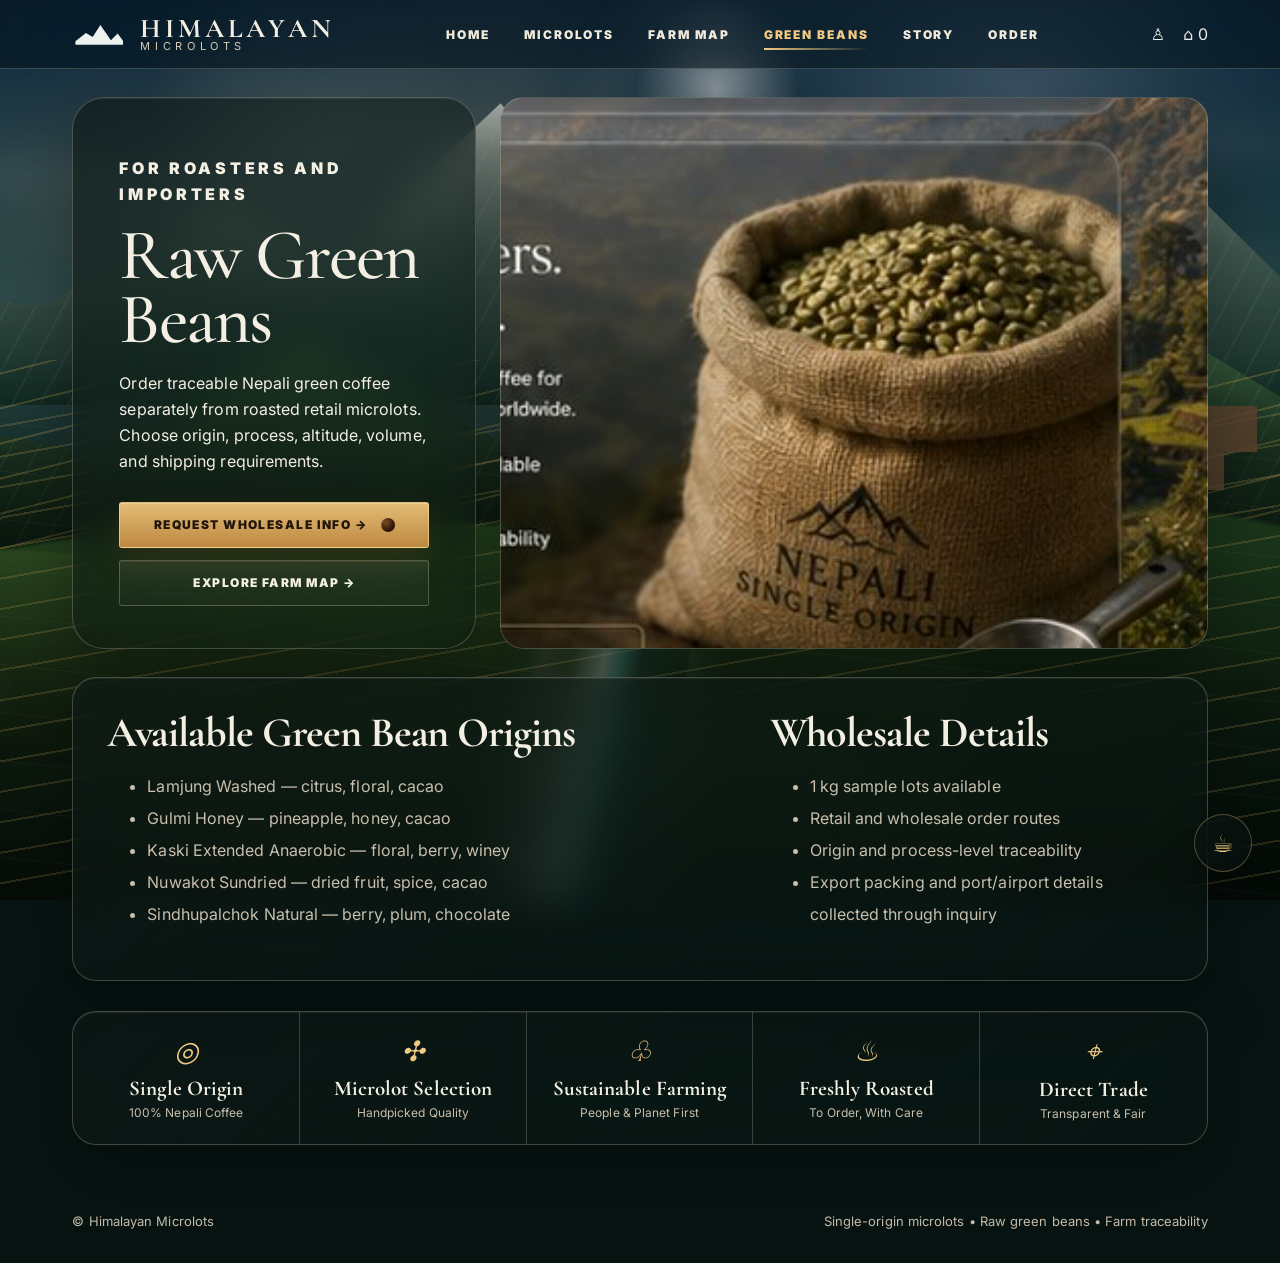
<file: green-beans.html>
<!DOCTYPE html>
<html lang="en"><head><meta charset="utf-8"/><meta content="width=device-width,initial-scale=1.0" name="viewport"/><title>Green Beans | Himalayan Microlots</title><link href="https://fonts.googleapis.com" rel="preconnect"/><link crossorigin="" href="https://fonts.gstatic.com" rel="preconnect"/><link href="https://fonts.googleapis.com/css2?family=Cormorant+Garamond:wght@400;500;600;700&amp;family=Inter:wght@400;500;700;800;900&amp;display=swap" rel="stylesheet"/><link href="./styles.css" rel="stylesheet"/></head><body><div class="bg"><div class="sky"></div><div class="mountain"></div><div class="mountain front"></div><div class="hills"></div><div class="river"></div><div class="terraces"></div><div class="village"></div></div><div class="grain"></div><nav class="nav"><div class="nav-inner"><a class="brand" href="index.html"><span class="brand-mark"></span><div><strong>HIMALAYAN</strong><span>MICROLOTS</span></div></a><div class="links"><a class="" href="index.html">Home</a><a class="" href="microlots.html">Microlots</a><a class="" href="farm-map.html">Farm Map</a><a class="active" href="green-beans.html">Green Beans</a><a class="" href="story.html">Story</a><a class="" href="order.html">Order</a></div><div class="icons"><span>♙</span><span>⌂ 0</span></div><button class="mobile-menu-toggle" aria-label="Open mobile menu" aria-expanded="false"><span></span><span></span><span></span></button></div><div class="mobile-nav" aria-label="Mobile navigation"><a href="./index.html">Home</a><a href="./microlots.html">Microlots</a><a href="./farm-map.html">Farm Map</a><a href="./green-beans.html">Green Beans</a><a href="./story.html">Story</a><a href="./order.html">Order</a></div></nav><main class="page"><section class="hero"><div class="hero-copy glass"><p class="eyebrow">For roasters and importers</p><h1>Raw Green<br/>Beans</h1><p>Order traceable Nepali green coffee separately from roasted retail microlots. Choose origin, process, altitude, volume, and shipping requirements.</p><div class="btns"><a class="btn primary" href="order.html">Request Wholesale Info →</a><a class="btn" href="farm-map.html">Explore Farm Map →</a></div></div><div class="hero-image glass" style="background-image:url('[data-uri]'); background-size:cover; background-position:center;"><img alt="Raw green beans sack" decoding="sync" loading="eager" onerror="this.style.display='none'; this.parentElement.classList.add('img-fallback-active');" src="[data-uri]"/></div></section><section class="section glass split"><article><h2>Available Green Bean Origins</h2><ul style="color:var(--muted);line-height:2"><li>Lamjung Washed — citrus, floral, cacao</li><li>Gulmi Honey — pineapple, honey, cacao</li><li>Kaski Extended Anaerobic — floral, berry, winey</li><li>Nuwakot Sundried — dried fruit, spice, cacao</li><li>Sindhupalchok Natural — berry, plum, chocolate</li></ul></article><article><h2>Wholesale Details</h2><ul style="color:var(--muted);line-height:2"><li>1 kg sample lots available</li><li>Retail and wholesale order routes</li><li>Origin and process-level traceability</li><li>Export packing and port/airport details collected through inquiry</li></ul></article></section><section class="glass feature-strip"><div class="feature"><i>◎</i><strong>Single Origin</strong><span>100% Nepali Coffee</span></div><div class="feature"><i>✣</i><strong>Microlot Selection</strong><span>Handpicked Quality</span></div><div class="feature"><i>♧</i><strong>Sustainable Farming</strong><span>People &amp; Planet First</span></div><div class="feature"><i>♨</i><strong>Freshly Roasted</strong><span>To Order, With Care</span></div><div class="feature"><i>⌖</i><strong>Direct Trade</strong><span>Transparent &amp; Fair</span></div></section></main><footer class="footer"><span>© Himalayan Microlots</span><span>Single-origin microlots • Raw green beans • Farm traceability</span></footer><script src="./script.js"></script></body></html>
</file>
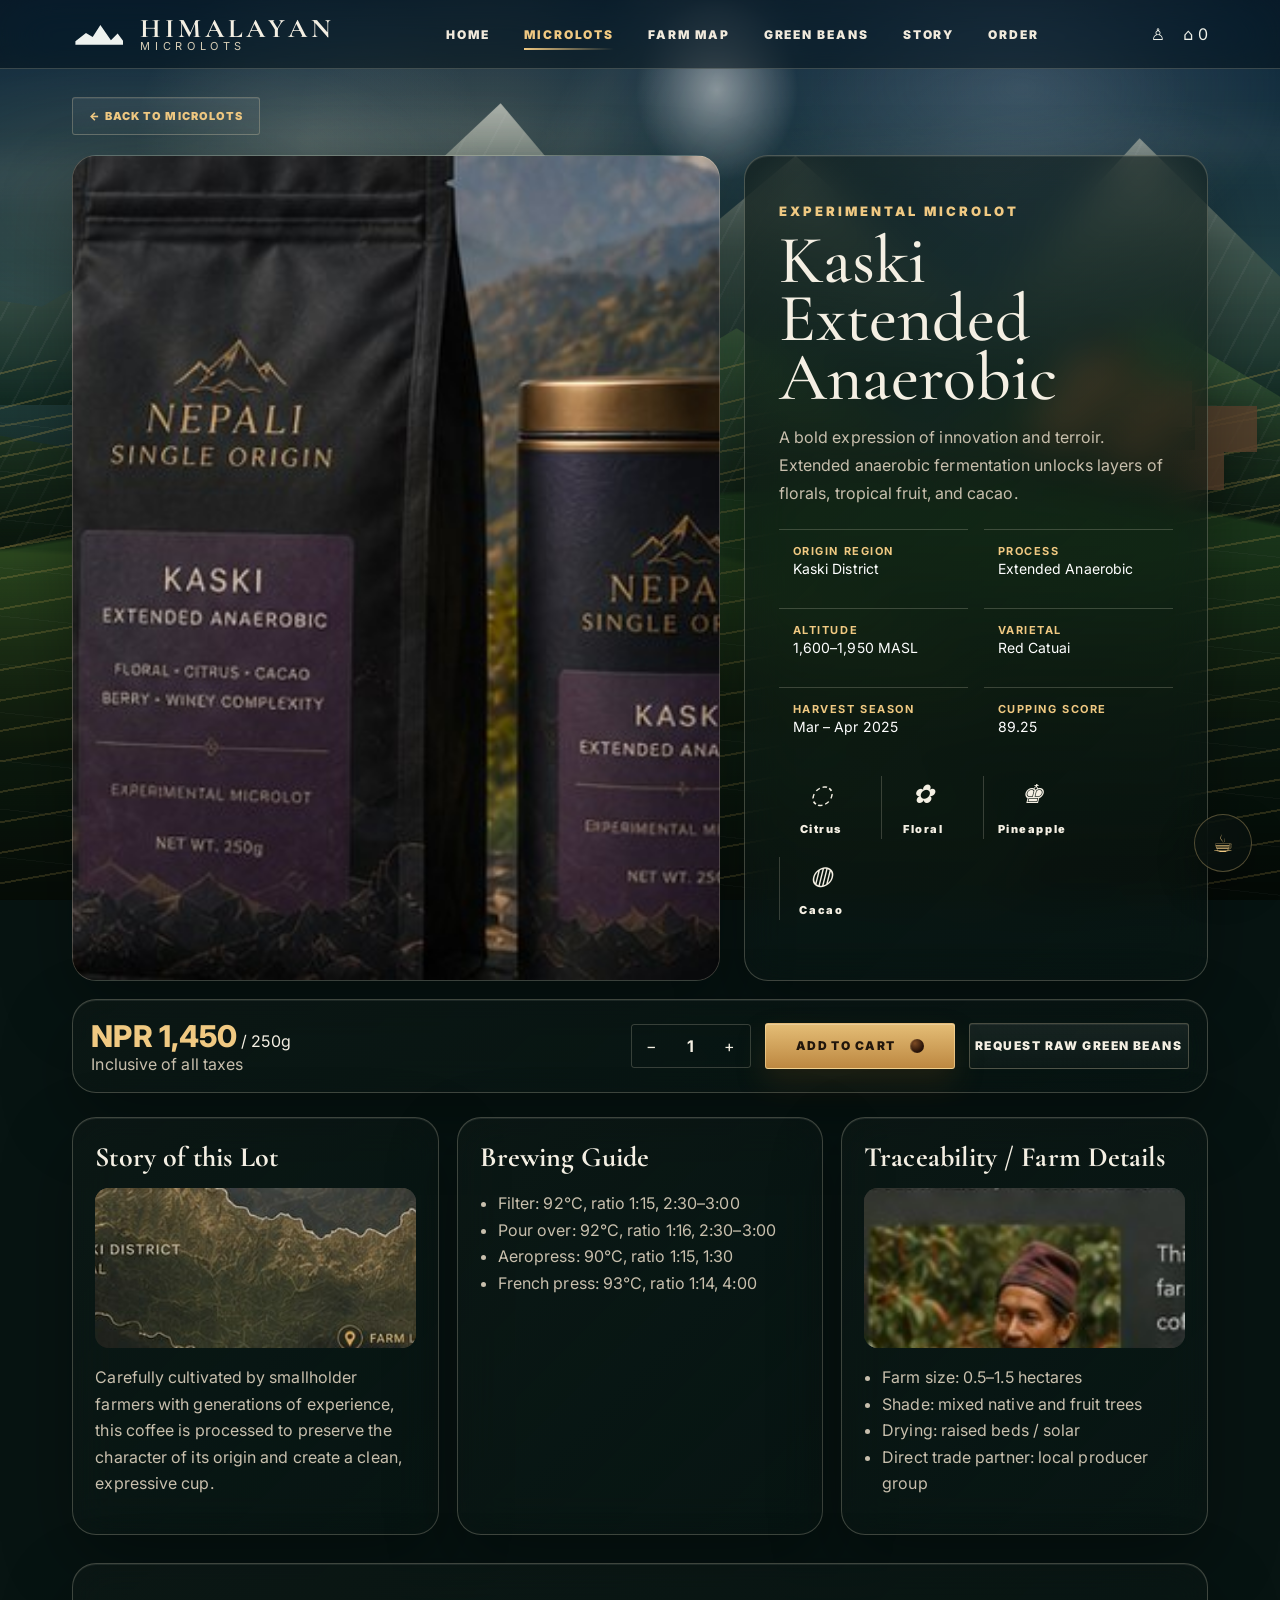
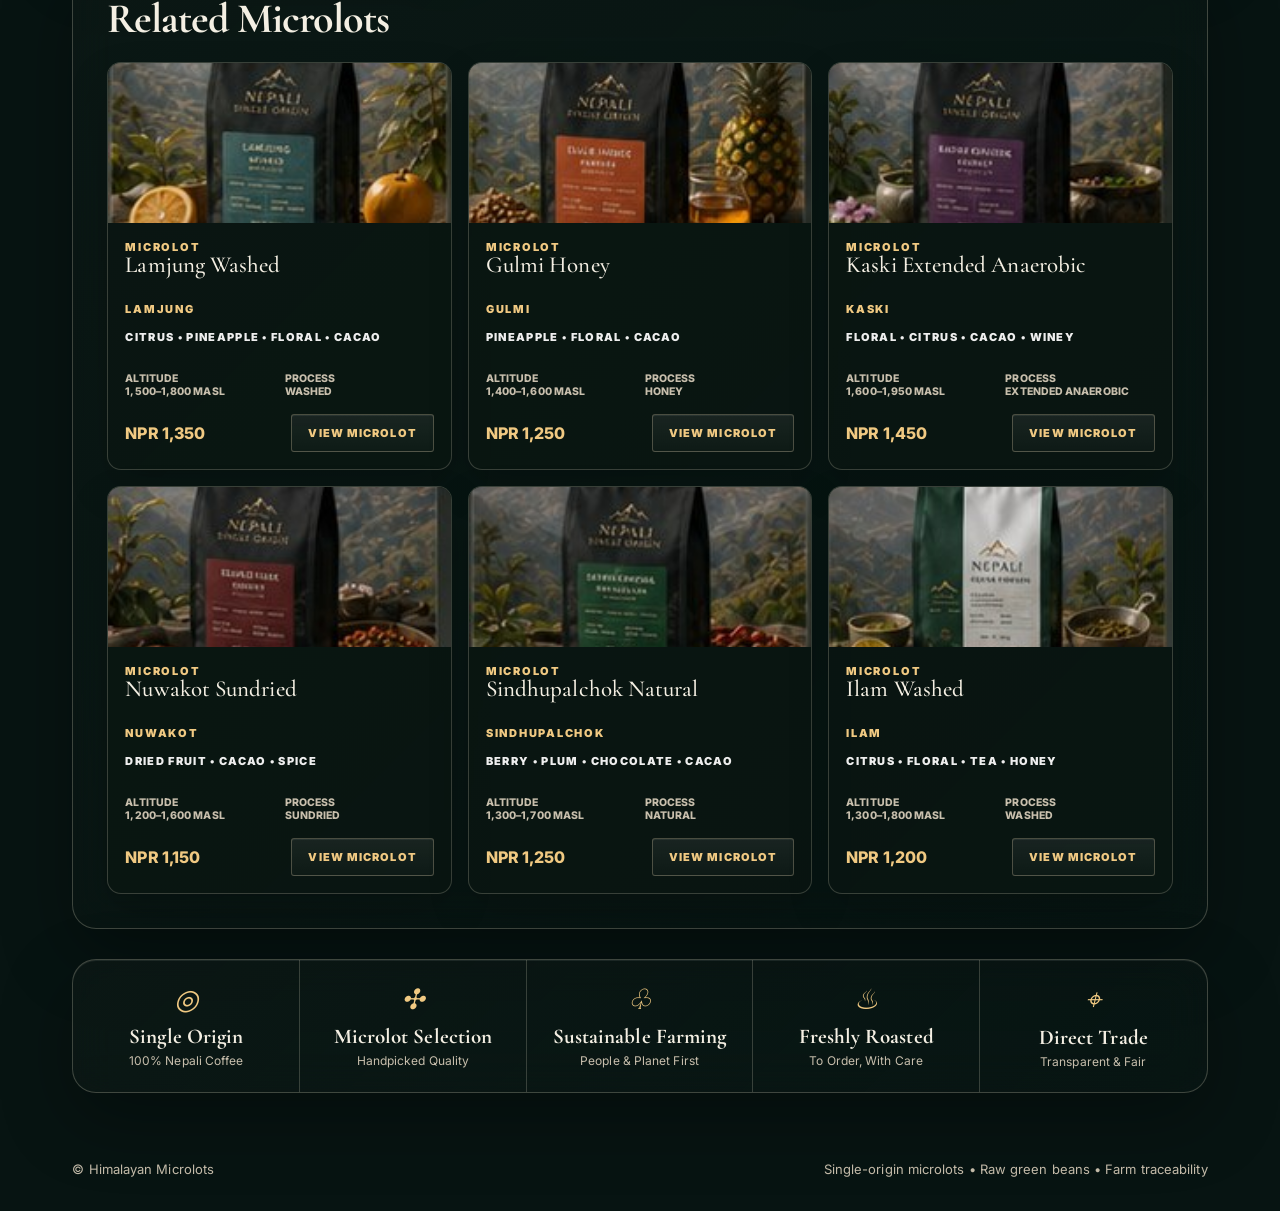
<file: kaski.html>
<!DOCTYPE html>
<html lang="en"><head><meta charset="utf-8"/><meta content="width=device-width,initial-scale=1.0" name="viewport"/><title>Kaski Extended Anaerobic | Himalayan Microlots</title><link href="https://fonts.googleapis.com" rel="preconnect"/><link crossorigin="" href="https://fonts.gstatic.com" rel="preconnect"/><link href="https://fonts.googleapis.com/css2?family=Cormorant+Garamond:wght@400;500;600;700&amp;family=Inter:wght@400;500;700;800;900&amp;display=swap" rel="stylesheet"/><link href="./styles.css" rel="stylesheet"/></head><body><div class="bg"><div class="sky"></div><div class="mountain"></div><div class="mountain front"></div><div class="hills"></div><div class="river"></div><div class="terraces"></div><div class="village"></div></div><div class="grain"></div><nav class="nav"><div class="nav-inner"><a class="brand" href="index.html"><span class="brand-mark"></span><div><strong>HIMALAYAN</strong><span>MICROLOTS</span></div></a><div class="links"><a class="" href="index.html">Home</a><a class="active" href="microlots.html">Microlots</a><a class="" href="farm-map.html">Farm Map</a><a class="" href="green-beans.html">Green Beans</a><a class="" href="story.html">Story</a><a class="" href="order.html">Order</a></div><div class="icons"><span>♙</span><span>⌂ 0</span></div><button class="mobile-menu-toggle" aria-label="Open mobile menu" aria-expanded="false"><span></span><span></span><span></span></button></div><div class="mobile-nav" aria-label="Mobile navigation"><a href="./index.html">Home</a><a href="./microlots.html">Microlots</a><a href="./farm-map.html">Farm Map</a><a href="./green-beans.html">Green Beans</a><a href="./story.html">Story</a><a href="./order.html">Order</a></div></nav><main class="page"><a class="mini-btn" href="microlots.html">← Back to Microlots</a><section class="detail-hero" style="margin-top:20px"><div class="detail-photo glass" style="background-image:url('[data-uri]'); background-size:cover; background-position:center;"><img alt="Kaski Extended Anaerobic packaging" decoding="sync" loading="eager" onerror="this.style.display='none'; this.parentElement.classList.add('img-fallback-active');" src="[data-uri]"/></div><div class="detail-info glass"><p class="eyebrow">Experimental Microlot</p><h1>Kaski<br/>Extended Anaerobic</h1><p style="color:var(--muted);line-height:1.75">A bold expression of innovation and terroir. Extended anaerobic fermentation unlocks layers of florals, tropical fruit, and cacao.</p><div class="spec-grid"><div class="spec"><b>Origin Region</b><span>Kaski District</span></div><div class="spec"><b>Process</b><span>Extended Anaerobic</span></div><div class="spec"><b>Altitude</b><span>1,600–1,950 MASL</span></div><div class="spec"><b>Varietal</b><span>Red Catuai</span></div><div class="spec"><b>Harvest Season</b><span>Mar – Apr 2025</span></div><div class="spec"><b>Cupping Score</b><span>89.25</span></div></div><div class="aromas"><div class="aroma"><i>◌</i><span>Citrus</span></div><div class="aroma"><i>✿</i><span>Floral</span></div><div class="aroma"><i>♚</i><span>Pineapple</span></div><div class="aroma"><i>◍</i><span>Cacao</span></div></div></div></section><section class="buybar glass"><div><span class="price" style="font-size:30px">NPR 1,450</span> / 250g<br/><span style="color:var(--muted)">Inclusive of all taxes</span></div><div class="qty"><span>−</span><b>1</b><span>+</span></div><a class="btn primary" href="order.html">Add to Cart</a><a class="btn" href="green-beans.html">Request Raw Green Beans</a></section><section class="detail-sections"><article class="info-card glass"><h3>Story of this Lot</h3><div class="farmer-img" style="background-image:url('[data-uri]'); background-size:cover; background-position:center;"><img alt="Lot landscape" decoding="sync" loading="eager" onerror="this.style.display='none'; this.parentElement.classList.add('img-fallback-active');" src="[data-uri]"/></div><p>Carefully cultivated by smallholder farmers with generations of experience, this coffee is processed to preserve the character of its origin and create a clean, expressive cup.</p></article><article class="info-card glass"><h3>Brewing Guide</h3><ul><li>Filter: 92°C, ratio 1:15, 2:30–3:00</li><li>Pour over: 92°C, ratio 1:16, 2:30–3:00</li><li>Aeropress: 90°C, ratio 1:15, 1:30</li><li>French press: 93°C, ratio 1:14, 4:00</li></ul></article><article class="info-card glass"><h3>Traceability / Farm Details</h3><div class="farmer-img" style="background-image:url('[data-uri]'); background-size:cover; background-position:center;"><img alt="Farmer" decoding="sync" loading="eager" onerror="this.style.display='none'; this.parentElement.classList.add('img-fallback-active');" src="[data-uri]"/></div><ul><li>Farm size: 0.5–1.5 hectares</li><li>Shade: mixed native and fruit trees</li><li>Drying: raised beds / solar</li><li>Direct trade partner: local producer group</li></ul></article></section><section class="section glass"><div class="section-head"><h2>Related Microlots</h2></div><div class="grid"><article class="card" data-process="washed"><div class="product-img" style="background-image:url('[data-uri]'); background-size:cover; background-position:center;"><img alt="Lamjung Washed" decoding="sync" loading="eager" onerror="this.style.display='none'; this.parentElement.classList.add('img-fallback-active');" src="[data-uri]"/></div><div class="card-body"><div class="smallcap">Microlot</div><h3>Lamjung Washed</h3><div class="smallcap">Lamjung</div><div class="notes">CITRUS • PINEAPPLE • FLORAL • CACAO</div><div class="card-meta"><span>Altitude<br/>1,500–1,800 MASL</span><span>Process<br/>Washed</span></div><div class="card-footer"><span class="price">NPR 1,350</span><a class="mini-btn" href="lamjung.html">View Microlot</a></div></div></article><article class="card" data-process="honey"><div class="product-img" style="background-image:url('[data-uri]'); background-size:cover; background-position:center;"><img alt="Gulmi Honey" decoding="sync" loading="eager" onerror="this.style.display='none'; this.parentElement.classList.add('img-fallback-active');" src="[data-uri]"/></div><div class="card-body"><div class="smallcap">Microlot</div><h3>Gulmi Honey</h3><div class="smallcap">Gulmi</div><div class="notes">PINEAPPLE • FLORAL • CACAO</div><div class="card-meta"><span>Altitude<br/>1,400–1,600 MASL</span><span>Process<br/>Honey</span></div><div class="card-footer"><span class="price">NPR 1,250</span><a class="mini-btn" href="gulmi.html">View Microlot</a></div></div></article><article class="card" data-process="extended"><div class="product-img" style="background-image:url('[data-uri]'); background-size:cover; background-position:center;"><img alt="Kaski Extended Anaerobic" decoding="sync" loading="eager" onerror="this.style.display='none'; this.parentElement.classList.add('img-fallback-active');" src="[data-uri]"/></div><div class="card-body"><div class="smallcap">Microlot</div><h3>Kaski Extended Anaerobic</h3><div class="smallcap">Kaski</div><div class="notes">FLORAL • CITRUS • CACAO • WINEY</div><div class="card-meta"><span>Altitude<br/>1,600–1,950 MASL</span><span>Process<br/>Extended Anaerobic</span></div><div class="card-footer"><span class="price">NPR 1,450</span><a class="mini-btn" href="kaski.html">View Microlot</a></div></div></article><article class="card" data-process="sundried"><div class="product-img" style="background-image:url('[data-uri]'); background-size:cover; background-position:center;"><img alt="Nuwakot Sundried" decoding="sync" loading="eager" onerror="this.style.display='none'; this.parentElement.classList.add('img-fallback-active');" src="[data-uri]"/></div><div class="card-body"><div class="smallcap">Microlot</div><h3>Nuwakot Sundried</h3><div class="smallcap">Nuwakot</div><div class="notes">DRIED FRUIT • CACAO • SPICE</div><div class="card-meta"><span>Altitude<br/>1,200–1,600 MASL</span><span>Process<br/>Sundried</span></div><div class="card-footer"><span class="price">NPR 1,150</span><a class="mini-btn" href="nuwakot.html">View Microlot</a></div></div></article><article class="card" data-process="natural"><div class="product-img" style="background-image:url('[data-uri]'); background-size:cover; background-position:center;"><img alt="Sindhupalchok Natural" decoding="sync" loading="eager" onerror="this.style.display='none'; this.parentElement.classList.add('img-fallback-active');" src="[data-uri]"/></div><div class="card-body"><div class="smallcap">Microlot</div><h3>Sindhupalchok Natural</h3><div class="smallcap">Sindhupalchok</div><div class="notes">BERRY • PLUM • CHOCOLATE • CACAO</div><div class="card-meta"><span>Altitude<br/>1,300–1,700 MASL</span><span>Process<br/>Natural</span></div><div class="card-footer"><span class="price">NPR 1,250</span><a class="mini-btn" href="sindhu.html">View Microlot</a></div></div></article><article class="card" data-process="washed"><div class="product-img" style="background-image:url('[data-uri]'); background-size:cover; background-position:center;"><img alt="Ilam Washed" decoding="sync" loading="eager" onerror="this.style.display='none'; this.parentElement.classList.add('img-fallback-active');" src="[data-uri]"/></div><div class="card-body"><div class="smallcap">Microlot</div><h3>Ilam Washed</h3><div class="smallcap">Ilam</div><div class="notes">CITRUS • FLORAL • TEA • HONEY</div><div class="card-meta"><span>Altitude<br/>1,300–1,800 MASL</span><span>Process<br/>Washed</span></div><div class="card-footer"><span class="price">NPR 1,200</span><a class="mini-btn" href="ilam.html">View Microlot</a></div></div></article></div></section><section class="glass feature-strip"><div class="feature"><i>◎</i><strong>Single Origin</strong><span>100% Nepali Coffee</span></div><div class="feature"><i>✣</i><strong>Microlot Selection</strong><span>Handpicked Quality</span></div><div class="feature"><i>♧</i><strong>Sustainable Farming</strong><span>People &amp; Planet First</span></div><div class="feature"><i>♨</i><strong>Freshly Roasted</strong><span>To Order, With Care</span></div><div class="feature"><i>⌖</i><strong>Direct Trade</strong><span>Transparent &amp; Fair</span></div></section></main><footer class="footer"><span>© Himalayan Microlots</span><span>Single-origin microlots • Raw green beans • Farm traceability</span></footer><script src="./script.js"></script></body></html>
</file>
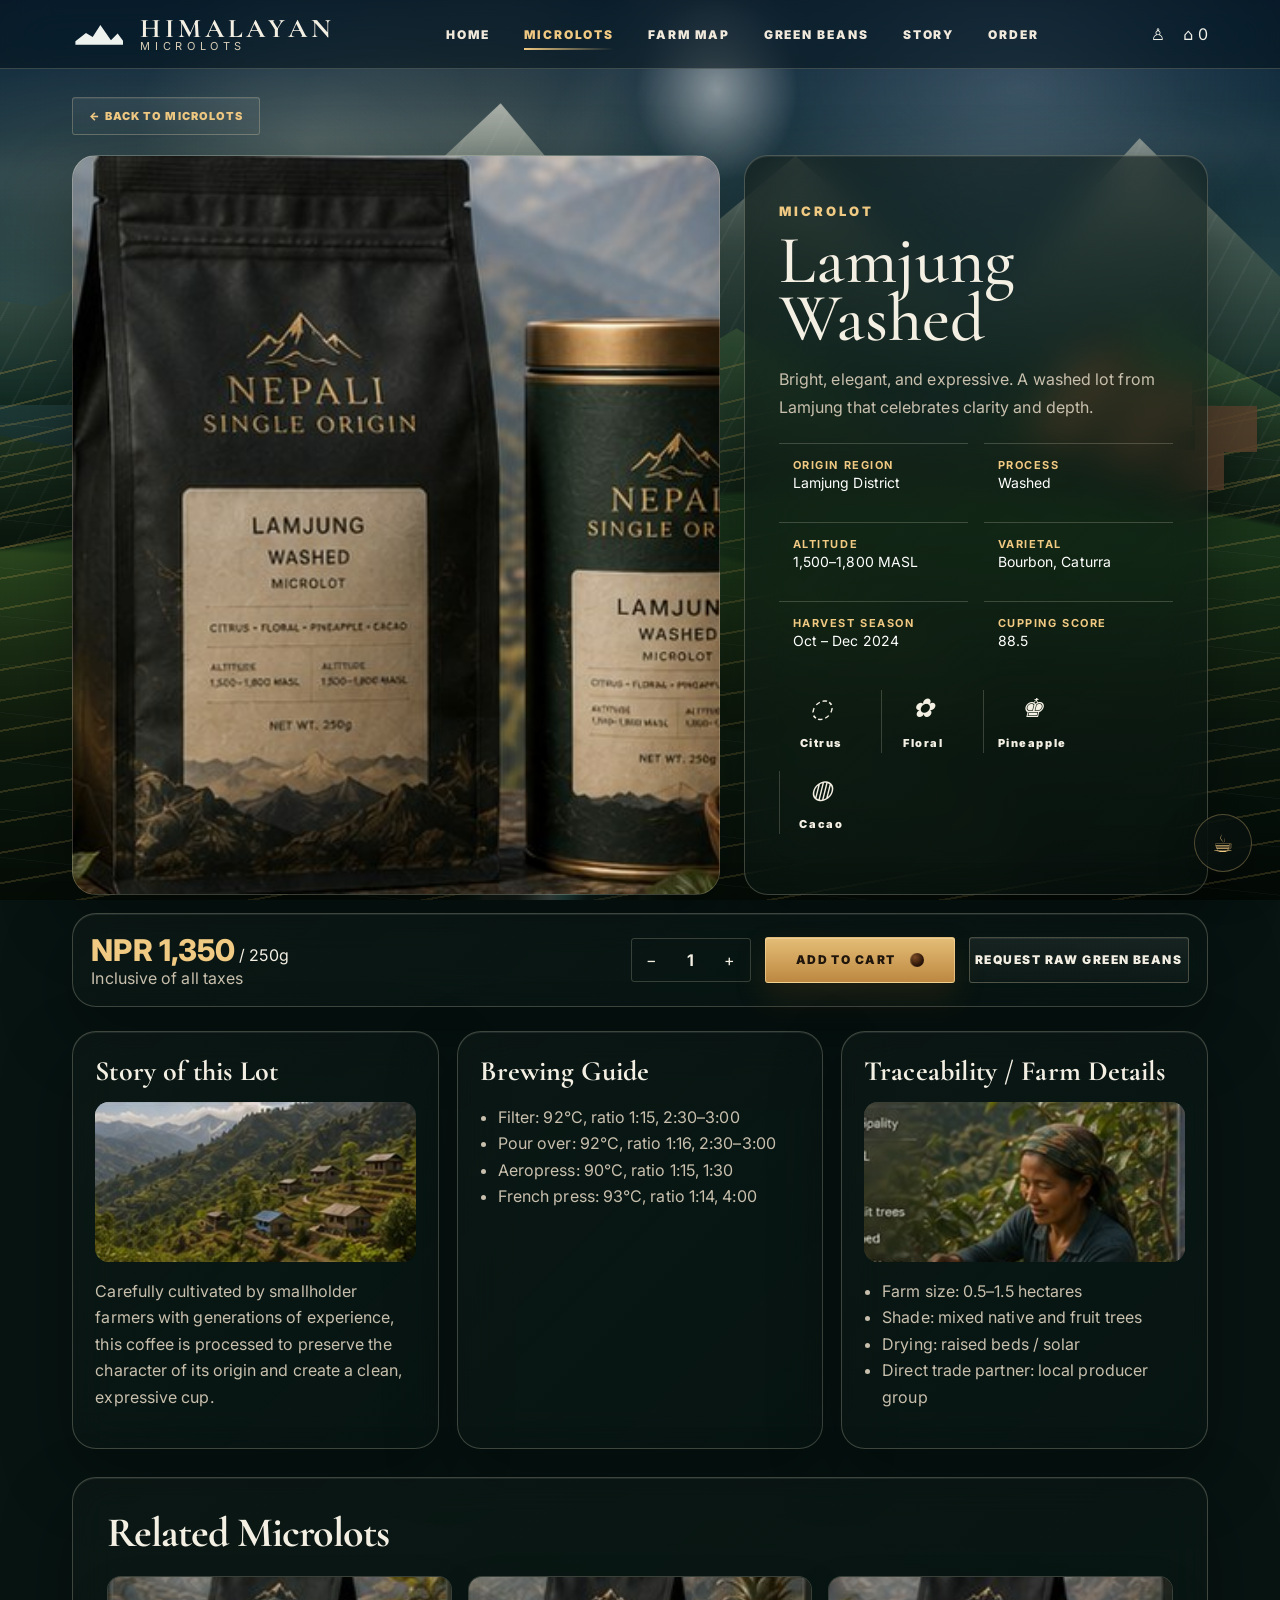
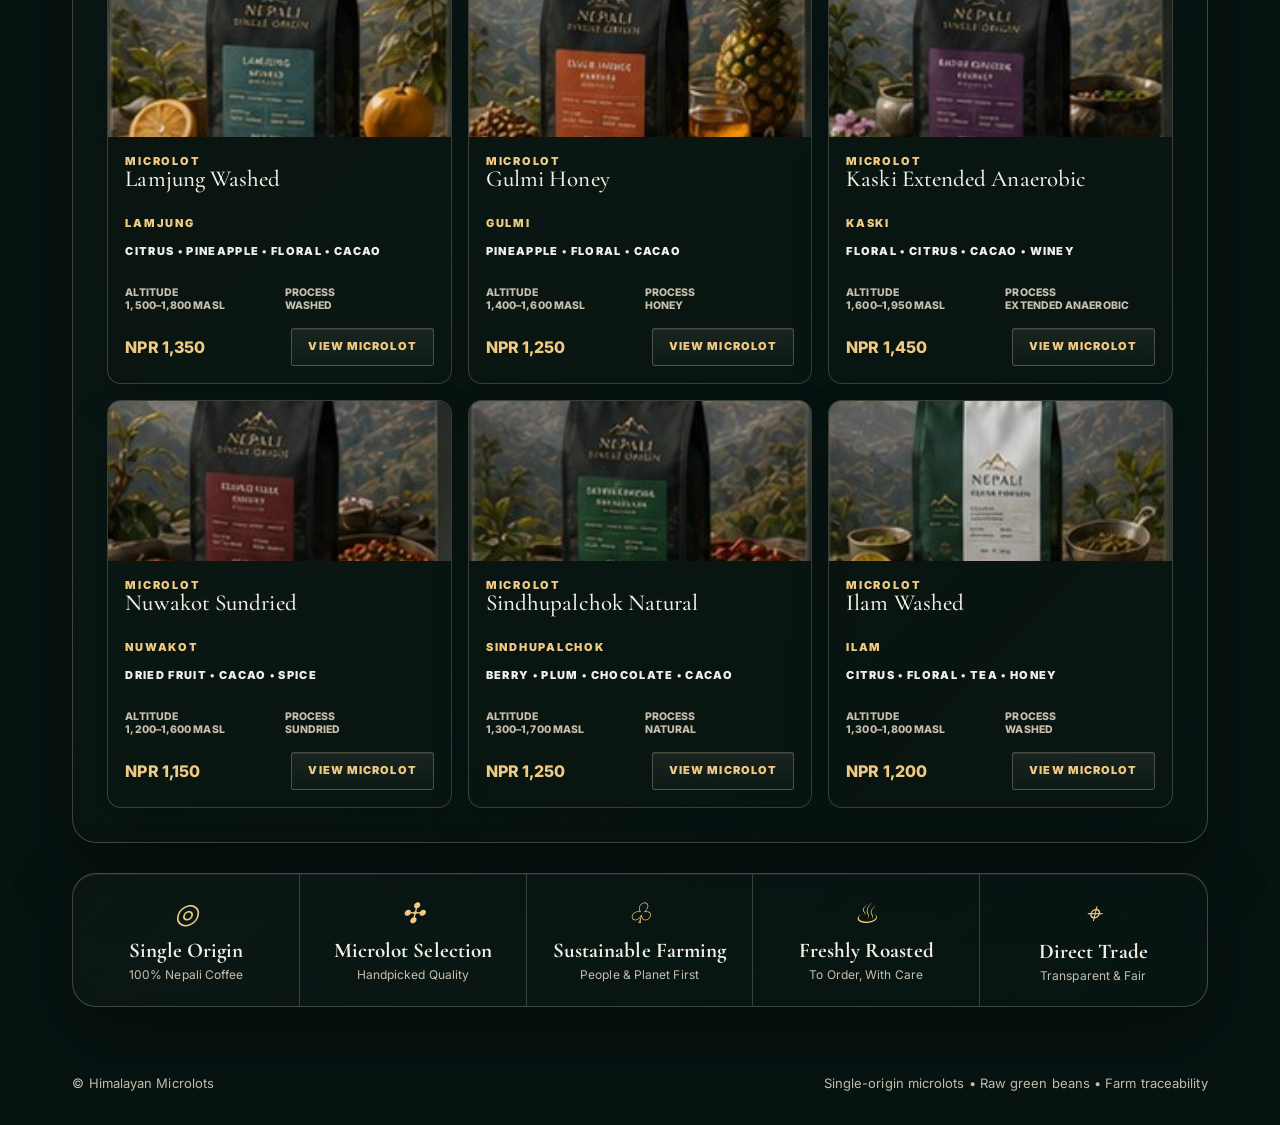
<file: lamjung.html>
<!DOCTYPE html>
<html lang="en"><head><meta charset="utf-8"/><meta content="width=device-width,initial-scale=1.0" name="viewport"/><title>Lamjung Washed | Himalayan Microlots</title><link href="https://fonts.googleapis.com" rel="preconnect"/><link crossorigin="" href="https://fonts.gstatic.com" rel="preconnect"/><link href="https://fonts.googleapis.com/css2?family=Cormorant+Garamond:wght@400;500;600;700&amp;family=Inter:wght@400;500;700;800;900&amp;display=swap" rel="stylesheet"/><link href="./styles.css" rel="stylesheet"/></head><body><div class="bg"><div class="sky"></div><div class="mountain"></div><div class="mountain front"></div><div class="hills"></div><div class="river"></div><div class="terraces"></div><div class="village"></div></div><div class="grain"></div><nav class="nav"><div class="nav-inner"><a class="brand" href="index.html"><span class="brand-mark"></span><div><strong>HIMALAYAN</strong><span>MICROLOTS</span></div></a><div class="links"><a class="" href="index.html">Home</a><a class="active" href="microlots.html">Microlots</a><a class="" href="farm-map.html">Farm Map</a><a class="" href="green-beans.html">Green Beans</a><a class="" href="story.html">Story</a><a class="" href="order.html">Order</a></div><div class="icons"><span>♙</span><span>⌂ 0</span></div><button class="mobile-menu-toggle" aria-label="Open mobile menu" aria-expanded="false"><span></span><span></span><span></span></button></div><div class="mobile-nav" aria-label="Mobile navigation"><a href="./index.html">Home</a><a href="./microlots.html">Microlots</a><a href="./farm-map.html">Farm Map</a><a href="./green-beans.html">Green Beans</a><a href="./story.html">Story</a><a href="./order.html">Order</a></div></nav><main class="page"><a class="mini-btn" href="microlots.html">← Back to Microlots</a><section class="detail-hero" style="margin-top:20px"><div class="detail-photo glass" style="background-image:url('[data-uri]'); background-size:cover; background-position:center;"><img alt="Lamjung Washed packaging" decoding="sync" loading="eager" onerror="this.style.display='none'; this.parentElement.classList.add('img-fallback-active');" src="[data-uri]"/></div><div class="detail-info glass"><p class="eyebrow">Microlot</p><h1>Lamjung<br/>Washed</h1><p style="color:var(--muted);line-height:1.75">Bright, elegant, and expressive. A washed lot from Lamjung that celebrates clarity and depth.</p><div class="spec-grid"><div class="spec"><b>Origin Region</b><span>Lamjung District</span></div><div class="spec"><b>Process</b><span>Washed</span></div><div class="spec"><b>Altitude</b><span>1,500–1,800 MASL</span></div><div class="spec"><b>Varietal</b><span>Bourbon, Caturra</span></div><div class="spec"><b>Harvest Season</b><span>Oct – Dec 2024</span></div><div class="spec"><b>Cupping Score</b><span>88.5</span></div></div><div class="aromas"><div class="aroma"><i>◌</i><span>Citrus</span></div><div class="aroma"><i>✿</i><span>Floral</span></div><div class="aroma"><i>♚</i><span>Pineapple</span></div><div class="aroma"><i>◍</i><span>Cacao</span></div></div></div></section><section class="buybar glass"><div><span class="price" style="font-size:30px">NPR 1,350</span> / 250g<br/><span style="color:var(--muted)">Inclusive of all taxes</span></div><div class="qty"><span>−</span><b>1</b><span>+</span></div><a class="btn primary" href="order.html">Add to Cart</a><a class="btn" href="green-beans.html">Request Raw Green Beans</a></section><section class="detail-sections"><article class="info-card glass"><h3>Story of this Lot</h3><div class="farmer-img" style="background-image:url('[data-uri]'); background-size:cover; background-position:center;"><img alt="Lot landscape" decoding="sync" loading="eager" onerror="this.style.display='none'; this.parentElement.classList.add('img-fallback-active');" src="[data-uri]"/></div><p>Carefully cultivated by smallholder farmers with generations of experience, this coffee is processed to preserve the character of its origin and create a clean, expressive cup.</p></article><article class="info-card glass"><h3>Brewing Guide</h3><ul><li>Filter: 92°C, ratio 1:15, 2:30–3:00</li><li>Pour over: 92°C, ratio 1:16, 2:30–3:00</li><li>Aeropress: 90°C, ratio 1:15, 1:30</li><li>French press: 93°C, ratio 1:14, 4:00</li></ul></article><article class="info-card glass"><h3>Traceability / Farm Details</h3><div class="farmer-img" style="background-image:url('[data-uri]'); background-size:cover; background-position:center;"><img alt="Farmer" decoding="sync" loading="eager" onerror="this.style.display='none'; this.parentElement.classList.add('img-fallback-active');" src="[data-uri]"/></div><ul><li>Farm size: 0.5–1.5 hectares</li><li>Shade: mixed native and fruit trees</li><li>Drying: raised beds / solar</li><li>Direct trade partner: local producer group</li></ul></article></section><section class="section glass"><div class="section-head"><h2>Related Microlots</h2></div><div class="grid"><article class="card" data-process="washed"><div class="product-img" style="background-image:url('[data-uri]'); background-size:cover; background-position:center;"><img alt="Lamjung Washed" decoding="sync" loading="eager" onerror="this.style.display='none'; this.parentElement.classList.add('img-fallback-active');" src="[data-uri]"/></div><div class="card-body"><div class="smallcap">Microlot</div><h3>Lamjung Washed</h3><div class="smallcap">Lamjung</div><div class="notes">CITRUS • PINEAPPLE • FLORAL • CACAO</div><div class="card-meta"><span>Altitude<br/>1,500–1,800 MASL</span><span>Process<br/>Washed</span></div><div class="card-footer"><span class="price">NPR 1,350</span><a class="mini-btn" href="lamjung.html">View Microlot</a></div></div></article><article class="card" data-process="honey"><div class="product-img" style="background-image:url('[data-uri]'); background-size:cover; background-position:center;"><img alt="Gulmi Honey" decoding="sync" loading="eager" onerror="this.style.display='none'; this.parentElement.classList.add('img-fallback-active');" src="[data-uri]"/></div><div class="card-body"><div class="smallcap">Microlot</div><h3>Gulmi Honey</h3><div class="smallcap">Gulmi</div><div class="notes">PINEAPPLE • FLORAL • CACAO</div><div class="card-meta"><span>Altitude<br/>1,400–1,600 MASL</span><span>Process<br/>Honey</span></div><div class="card-footer"><span class="price">NPR 1,250</span><a class="mini-btn" href="gulmi.html">View Microlot</a></div></div></article><article class="card" data-process="extended"><div class="product-img" style="background-image:url('[data-uri]'); background-size:cover; background-position:center;"><img alt="Kaski Extended Anaerobic" decoding="sync" loading="eager" onerror="this.style.display='none'; this.parentElement.classList.add('img-fallback-active');" src="[data-uri]"/></div><div class="card-body"><div class="smallcap">Microlot</div><h3>Kaski Extended Anaerobic</h3><div class="smallcap">Kaski</div><div class="notes">FLORAL • CITRUS • CACAO • WINEY</div><div class="card-meta"><span>Altitude<br/>1,600–1,950 MASL</span><span>Process<br/>Extended Anaerobic</span></div><div class="card-footer"><span class="price">NPR 1,450</span><a class="mini-btn" href="kaski.html">View Microlot</a></div></div></article><article class="card" data-process="sundried"><div class="product-img" style="background-image:url('[data-uri]'); background-size:cover; background-position:center;"><img alt="Nuwakot Sundried" decoding="sync" loading="eager" onerror="this.style.display='none'; this.parentElement.classList.add('img-fallback-active');" src="[data-uri]"/></div><div class="card-body"><div class="smallcap">Microlot</div><h3>Nuwakot Sundried</h3><div class="smallcap">Nuwakot</div><div class="notes">DRIED FRUIT • CACAO • SPICE</div><div class="card-meta"><span>Altitude<br/>1,200–1,600 MASL</span><span>Process<br/>Sundried</span></div><div class="card-footer"><span class="price">NPR 1,150</span><a class="mini-btn" href="nuwakot.html">View Microlot</a></div></div></article><article class="card" data-process="natural"><div class="product-img" style="background-image:url('[data-uri]'); background-size:cover; background-position:center;"><img alt="Sindhupalchok Natural" decoding="sync" loading="eager" onerror="this.style.display='none'; this.parentElement.classList.add('img-fallback-active');" src="[data-uri]"/></div><div class="card-body"><div class="smallcap">Microlot</div><h3>Sindhupalchok Natural</h3><div class="smallcap">Sindhupalchok</div><div class="notes">BERRY • PLUM • CHOCOLATE • CACAO</div><div class="card-meta"><span>Altitude<br/>1,300–1,700 MASL</span><span>Process<br/>Natural</span></div><div class="card-footer"><span class="price">NPR 1,250</span><a class="mini-btn" href="sindhu.html">View Microlot</a></div></div></article><article class="card" data-process="washed"><div class="product-img" style="background-image:url('[data-uri]'); background-size:cover; background-position:center;"><img alt="Ilam Washed" decoding="sync" loading="eager" onerror="this.style.display='none'; this.parentElement.classList.add('img-fallback-active');" src="[data-uri]"/></div><div class="card-body"><div class="smallcap">Microlot</div><h3>Ilam Washed</h3><div class="smallcap">Ilam</div><div class="notes">CITRUS • FLORAL • TEA • HONEY</div><div class="card-meta"><span>Altitude<br/>1,300–1,800 MASL</span><span>Process<br/>Washed</span></div><div class="card-footer"><span class="price">NPR 1,200</span><a class="mini-btn" href="ilam.html">View Microlot</a></div></div></article></div></section><section class="glass feature-strip"><div class="feature"><i>◎</i><strong>Single Origin</strong><span>100% Nepali Coffee</span></div><div class="feature"><i>✣</i><strong>Microlot Selection</strong><span>Handpicked Quality</span></div><div class="feature"><i>♧</i><strong>Sustainable Farming</strong><span>People &amp; Planet First</span></div><div class="feature"><i>♨</i><strong>Freshly Roasted</strong><span>To Order, With Care</span></div><div class="feature"><i>⌖</i><strong>Direct Trade</strong><span>Transparent &amp; Fair</span></div></section></main><footer class="footer"><span>© Himalayan Microlots</span><span>Single-origin microlots • Raw green beans • Farm traceability</span></footer><script src="./script.js"></script></body></html>
</file>
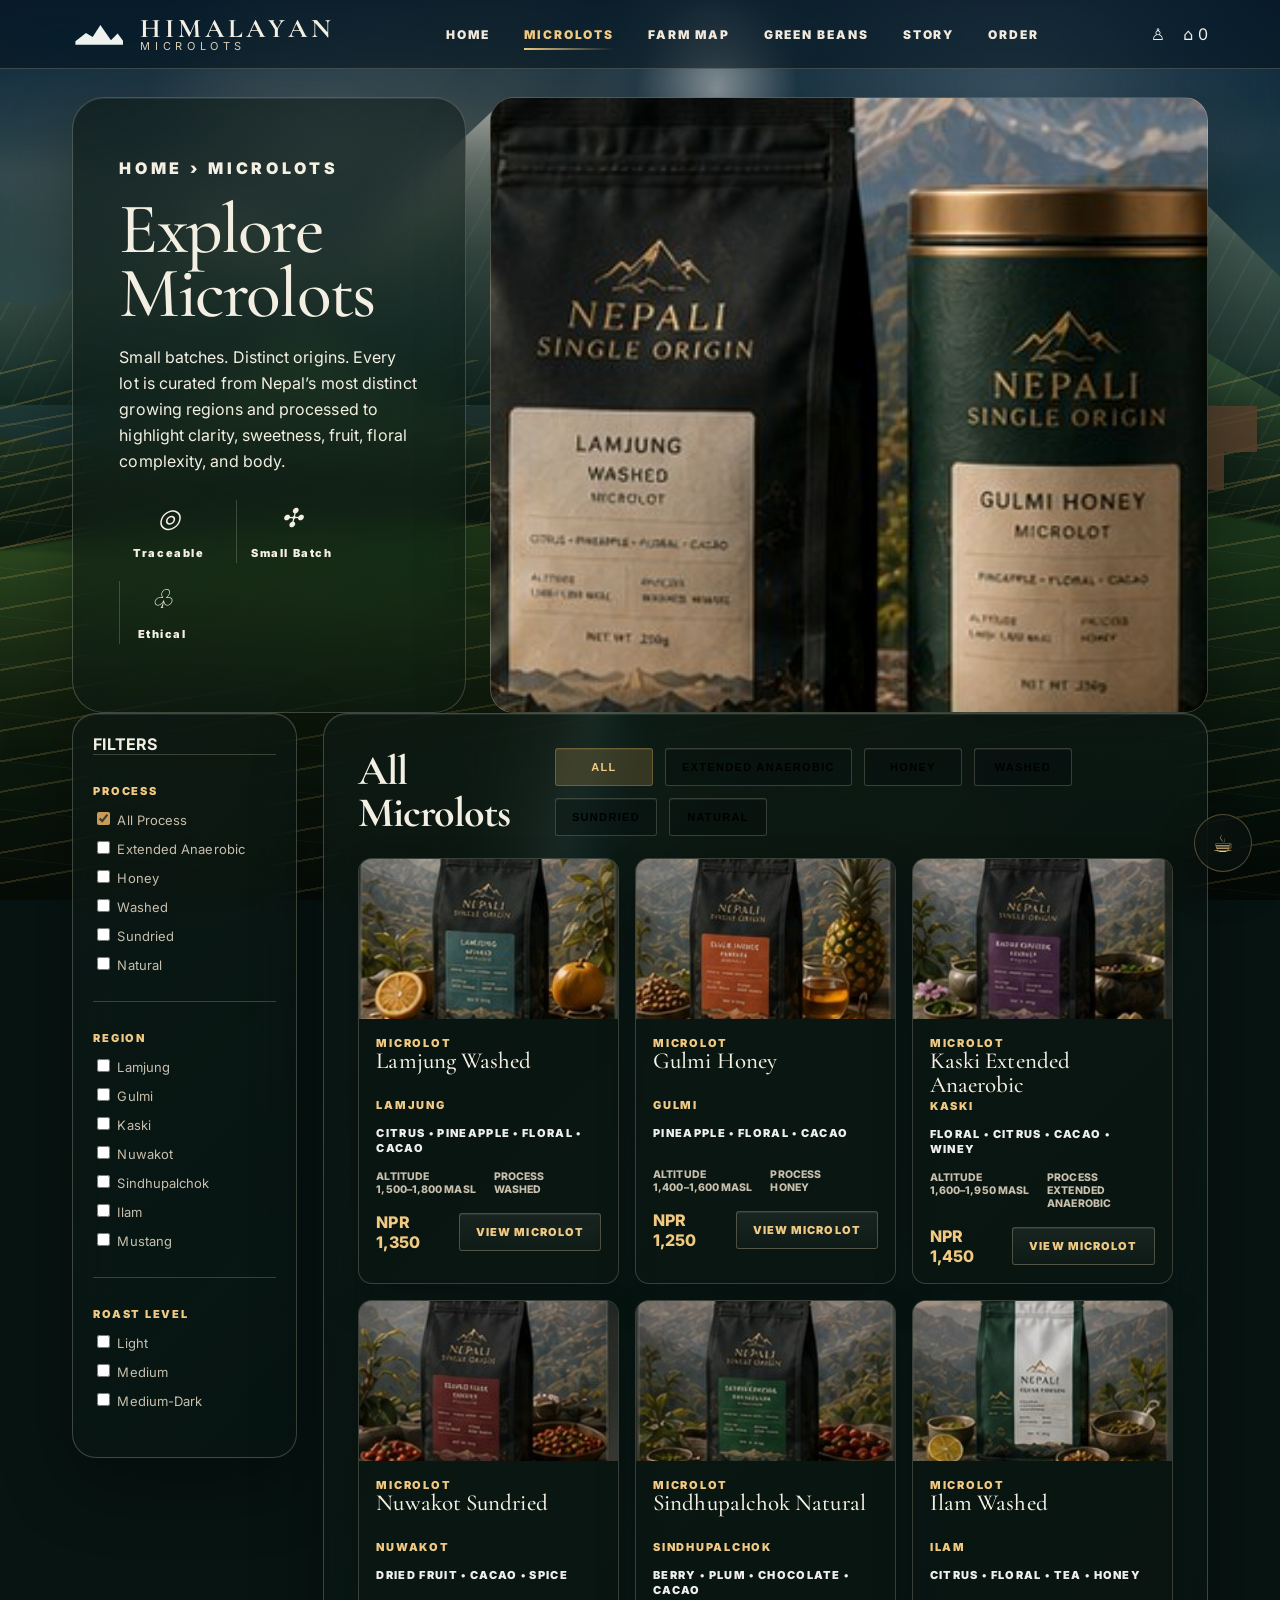
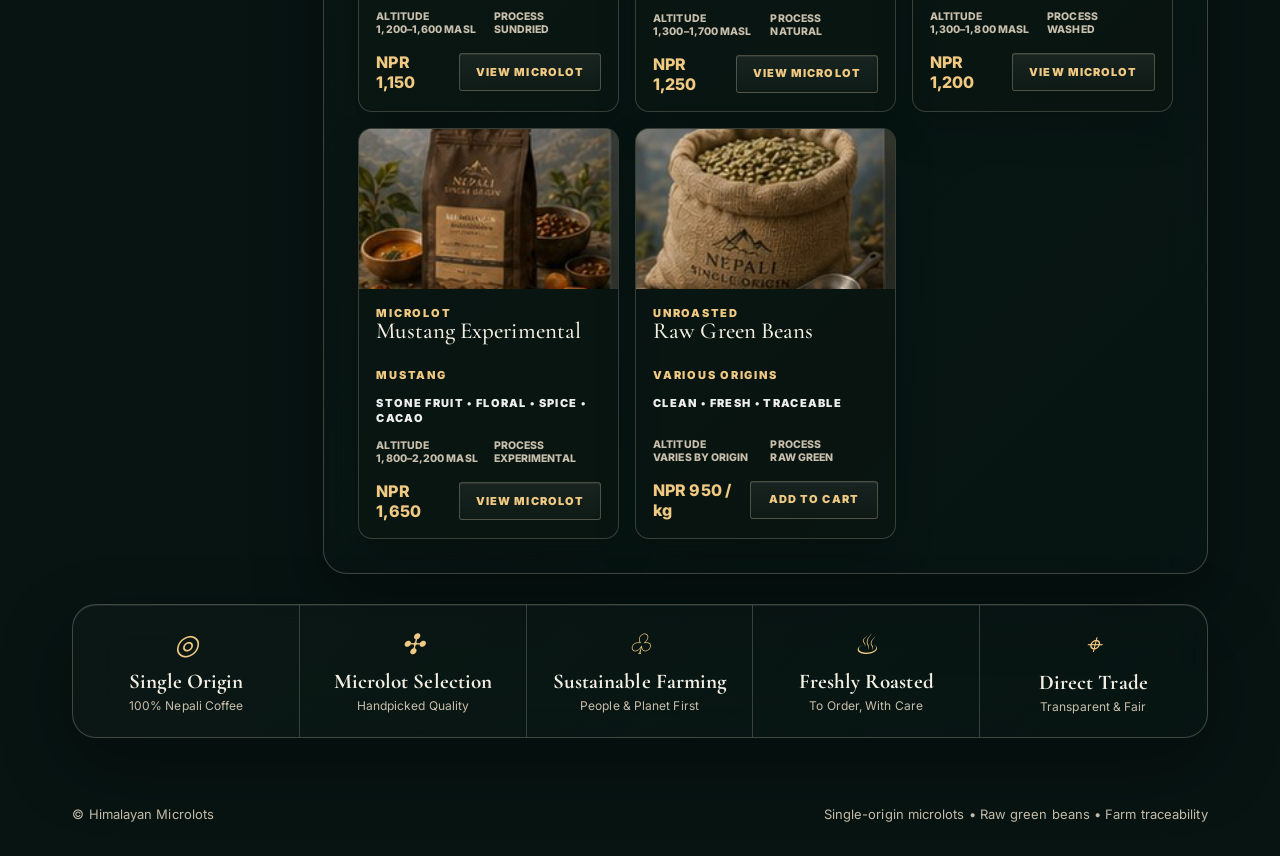
<file: microlots.html>
<!DOCTYPE html>
<html lang="en"><head><meta charset="utf-8"/><meta content="width=device-width,initial-scale=1.0" name="viewport"/><title>Microlots | Himalayan Microlots</title><link href="https://fonts.googleapis.com" rel="preconnect"/><link crossorigin="" href="https://fonts.gstatic.com" rel="preconnect"/><link href="https://fonts.googleapis.com/css2?family=Cormorant+Garamond:wght@400;500;600;700&amp;family=Inter:wght@400;500;700;800;900&amp;display=swap" rel="stylesheet"/><link href="./styles.css" rel="stylesheet"/></head><body><div class="bg"><div class="sky"></div><div class="mountain"></div><div class="mountain front"></div><div class="hills"></div><div class="river"></div><div class="terraces"></div><div class="village"></div></div><div class="grain"></div><nav class="nav"><div class="nav-inner"><a class="brand" href="index.html"><span class="brand-mark"></span><div><strong>HIMALAYAN</strong><span>MICROLOTS</span></div></a><div class="links"><a class="" href="index.html">Home</a><a class="active" href="microlots.html">Microlots</a><a class="" href="farm-map.html">Farm Map</a><a class="" href="green-beans.html">Green Beans</a><a class="" href="story.html">Story</a><a class="" href="order.html">Order</a></div><div class="icons"><span>♙</span><span>⌂ 0</span></div><button class="mobile-menu-toggle" aria-label="Open mobile menu" aria-expanded="false"><span></span><span></span><span></span></button></div><div class="mobile-nav" aria-label="Mobile navigation"><a href="./index.html">Home</a><a href="./microlots.html">Microlots</a><a href="./farm-map.html">Farm Map</a><a href="./green-beans.html">Green Beans</a><a href="./story.html">Story</a><a href="./order.html">Order</a></div></nav><main class="page"><section class="hero"><div class="hero-copy glass"><p class="eyebrow">Home › Microlots</p><h1>Explore<br/>Microlots</h1><p>Small batches. Distinct origins. Every lot is curated from Nepal’s most distinct growing regions and processed to highlight clarity, sweetness, fruit, floral complexity, and body.</p><div class="aromas"><div class="aroma"><i>◎</i><span>Traceable</span></div><div class="aroma"><i>✣</i><span>Small Batch</span></div><div class="aroma"><i>♧</i><span>Ethical</span></div></div></div><div class="hero-image glass" style="background-image:url('[data-uri]'); background-size:cover; background-position:center;"><img alt="Microlot coffee packaging" decoding="sync" loading="eager" onerror="this.style.display='none'; this.parentElement.classList.add('img-fallback-active');" src="[data-uri]"/></div></section><section class="catalog"><aside class="sidebar glass"><strong>FILTERS</strong><div class="filter-block"><p class="smallcap">Process</p><label class="check"><input checked="" type="checkbox"/> All Process</label><label class="check"><input type="checkbox"/> Extended Anaerobic</label><label class="check"><input type="checkbox"/> Honey</label><label class="check"><input type="checkbox"/> Washed</label><label class="check"><input type="checkbox"/> Sundried</label><label class="check"><input type="checkbox"/> Natural</label></div><div class="filter-block"><p class="smallcap">Region</p><label class="check"><input type="checkbox"/> Lamjung</label><label class="check"><input type="checkbox"/> Gulmi</label><label class="check"><input type="checkbox"/> Kaski</label><label class="check"><input type="checkbox"/> Nuwakot</label><label class="check"><input type="checkbox"/> Sindhupalchok</label><label class="check"><input type="checkbox"/> Ilam</label><label class="check"><input type="checkbox"/> Mustang</label></div><div class="filter-block"><p class="smallcap">Roast Level</p><label class="check"><input type="checkbox"/> Light</label><label class="check"><input type="checkbox"/> Medium</label><label class="check"><input type="checkbox"/> Medium-Dark</label></div></aside><section class="section glass" style="margin-top:0"><div class="section-head"><h2>All Microlots</h2><div class="chips"><button class="chip active" data-filter="all">All</button><button class="chip" data-filter="extended">Extended Anaerobic</button><button class="chip" data-filter="honey">Honey</button><button class="chip" data-filter="washed">Washed</button><button class="chip" data-filter="sundried">Sundried</button><button class="chip" data-filter="natural">Natural</button></div></div><div class="grid catalog-grid"><article class="card" data-process="washed"><div class="product-img" style="background-image:url('[data-uri]'); background-size:cover; background-position:center;"><img alt="Lamjung Washed" decoding="sync" loading="eager" onerror="this.style.display='none'; this.parentElement.classList.add('img-fallback-active');" src="[data-uri]"/></div><div class="card-body"><div class="smallcap">Microlot</div><h3>Lamjung Washed</h3><div class="smallcap">Lamjung</div><div class="notes">CITRUS • PINEAPPLE • FLORAL • CACAO</div><div class="card-meta"><span>Altitude<br/>1,500–1,800 MASL</span><span>Process<br/>Washed</span></div><div class="card-footer"><span class="price">NPR 1,350</span><a class="mini-btn" href="lamjung.html">View Microlot</a></div></div></article><article class="card" data-process="honey"><div class="product-img" style="background-image:url('[data-uri]'); background-size:cover; background-position:center;"><img alt="Gulmi Honey" decoding="sync" loading="eager" onerror="this.style.display='none'; this.parentElement.classList.add('img-fallback-active');" src="[data-uri]"/></div><div class="card-body"><div class="smallcap">Microlot</div><h3>Gulmi Honey</h3><div class="smallcap">Gulmi</div><div class="notes">PINEAPPLE • FLORAL • CACAO</div><div class="card-meta"><span>Altitude<br/>1,400–1,600 MASL</span><span>Process<br/>Honey</span></div><div class="card-footer"><span class="price">NPR 1,250</span><a class="mini-btn" href="gulmi.html">View Microlot</a></div></div></article><article class="card" data-process="extended"><div class="product-img" style="background-image:url('[data-uri]'); background-size:cover; background-position:center;"><img alt="Kaski Extended Anaerobic" decoding="sync" loading="eager" onerror="this.style.display='none'; this.parentElement.classList.add('img-fallback-active');" src="[data-uri]"/></div><div class="card-body"><div class="smallcap">Microlot</div><h3>Kaski Extended Anaerobic</h3><div class="smallcap">Kaski</div><div class="notes">FLORAL • CITRUS • CACAO • WINEY</div><div class="card-meta"><span>Altitude<br/>1,600–1,950 MASL</span><span>Process<br/>Extended Anaerobic</span></div><div class="card-footer"><span class="price">NPR 1,450</span><a class="mini-btn" href="kaski.html">View Microlot</a></div></div></article><article class="card" data-process="sundried"><div class="product-img" style="background-image:url('[data-uri]'); background-size:cover; background-position:center;"><img alt="Nuwakot Sundried" decoding="sync" loading="eager" onerror="this.style.display='none'; this.parentElement.classList.add('img-fallback-active');" src="[data-uri]"/></div><div class="card-body"><div class="smallcap">Microlot</div><h3>Nuwakot Sundried</h3><div class="smallcap">Nuwakot</div><div class="notes">DRIED FRUIT • CACAO • SPICE</div><div class="card-meta"><span>Altitude<br/>1,200–1,600 MASL</span><span>Process<br/>Sundried</span></div><div class="card-footer"><span class="price">NPR 1,150</span><a class="mini-btn" href="nuwakot.html">View Microlot</a></div></div></article><article class="card" data-process="natural"><div class="product-img" style="background-image:url('[data-uri]'); background-size:cover; background-position:center;"><img alt="Sindhupalchok Natural" decoding="sync" loading="eager" onerror="this.style.display='none'; this.parentElement.classList.add('img-fallback-active');" src="[data-uri]"/></div><div class="card-body"><div class="smallcap">Microlot</div><h3>Sindhupalchok Natural</h3><div class="smallcap">Sindhupalchok</div><div class="notes">BERRY • PLUM • CHOCOLATE • CACAO</div><div class="card-meta"><span>Altitude<br/>1,300–1,700 MASL</span><span>Process<br/>Natural</span></div><div class="card-footer"><span class="price">NPR 1,250</span><a class="mini-btn" href="sindhu.html">View Microlot</a></div></div></article><article class="card" data-process="washed"><div class="product-img" style="background-image:url('[data-uri]'); background-size:cover; background-position:center;"><img alt="Ilam Washed" decoding="sync" loading="eager" onerror="this.style.display='none'; this.parentElement.classList.add('img-fallback-active');" src="[data-uri]"/></div><div class="card-body"><div class="smallcap">Microlot</div><h3>Ilam Washed</h3><div class="smallcap">Ilam</div><div class="notes">CITRUS • FLORAL • TEA • HONEY</div><div class="card-meta"><span>Altitude<br/>1,300–1,800 MASL</span><span>Process<br/>Washed</span></div><div class="card-footer"><span class="price">NPR 1,200</span><a class="mini-btn" href="ilam.html">View Microlot</a></div></div></article><article class="card" data-process="experimental"><div class="product-img" style="background-image:url('[data-uri]'); background-size:cover; background-position:center;"><img alt="Mustang Experimental" decoding="sync" loading="eager" onerror="this.style.display='none'; this.parentElement.classList.add('img-fallback-active');" src="[data-uri]"/></div><div class="card-body"><div class="smallcap">Microlot</div><h3>Mustang Experimental</h3><div class="smallcap">Mustang</div><div class="notes">STONE FRUIT • FLORAL • SPICE • CACAO</div><div class="card-meta"><span>Altitude<br/>1,800–2,200 MASL</span><span>Process<br/>Experimental</span></div><div class="card-footer"><span class="price">NPR 1,650</span><a class="mini-btn" href="mustang.html">View Microlot</a></div></div></article><article class="card" data-process="raw"><div class="product-img" style="background-image:url('[data-uri]'); background-size:cover; background-position:center;"><img alt="Raw Green Beans" decoding="sync" loading="eager" onerror="this.style.display='none'; this.parentElement.classList.add('img-fallback-active');" src="[data-uri]"/></div><div class="card-body"><div class="smallcap">Unroasted</div><h3>Raw Green Beans</h3><div class="smallcap">Various Origins</div><div class="notes">CLEAN • FRESH • TRACEABLE</div><div class="card-meta"><span>Altitude<br/>Varies by origin</span><span>Process<br/>Raw Green</span></div><div class="card-footer"><span class="price">NPR 950 / kg</span><a class="mini-btn" href="green-beans.html">Add to Cart</a></div></div></article></div></section></section><section class="glass feature-strip"><div class="feature"><i>◎</i><strong>Single Origin</strong><span>100% Nepali Coffee</span></div><div class="feature"><i>✣</i><strong>Microlot Selection</strong><span>Handpicked Quality</span></div><div class="feature"><i>♧</i><strong>Sustainable Farming</strong><span>People &amp; Planet First</span></div><div class="feature"><i>♨</i><strong>Freshly Roasted</strong><span>To Order, With Care</span></div><div class="feature"><i>⌖</i><strong>Direct Trade</strong><span>Transparent &amp; Fair</span></div></section></main><footer class="footer"><span>© Himalayan Microlots</span><span>Single-origin microlots • Raw green beans • Farm traceability</span></footer><script src="./script.js"></script></body></html>
</file>
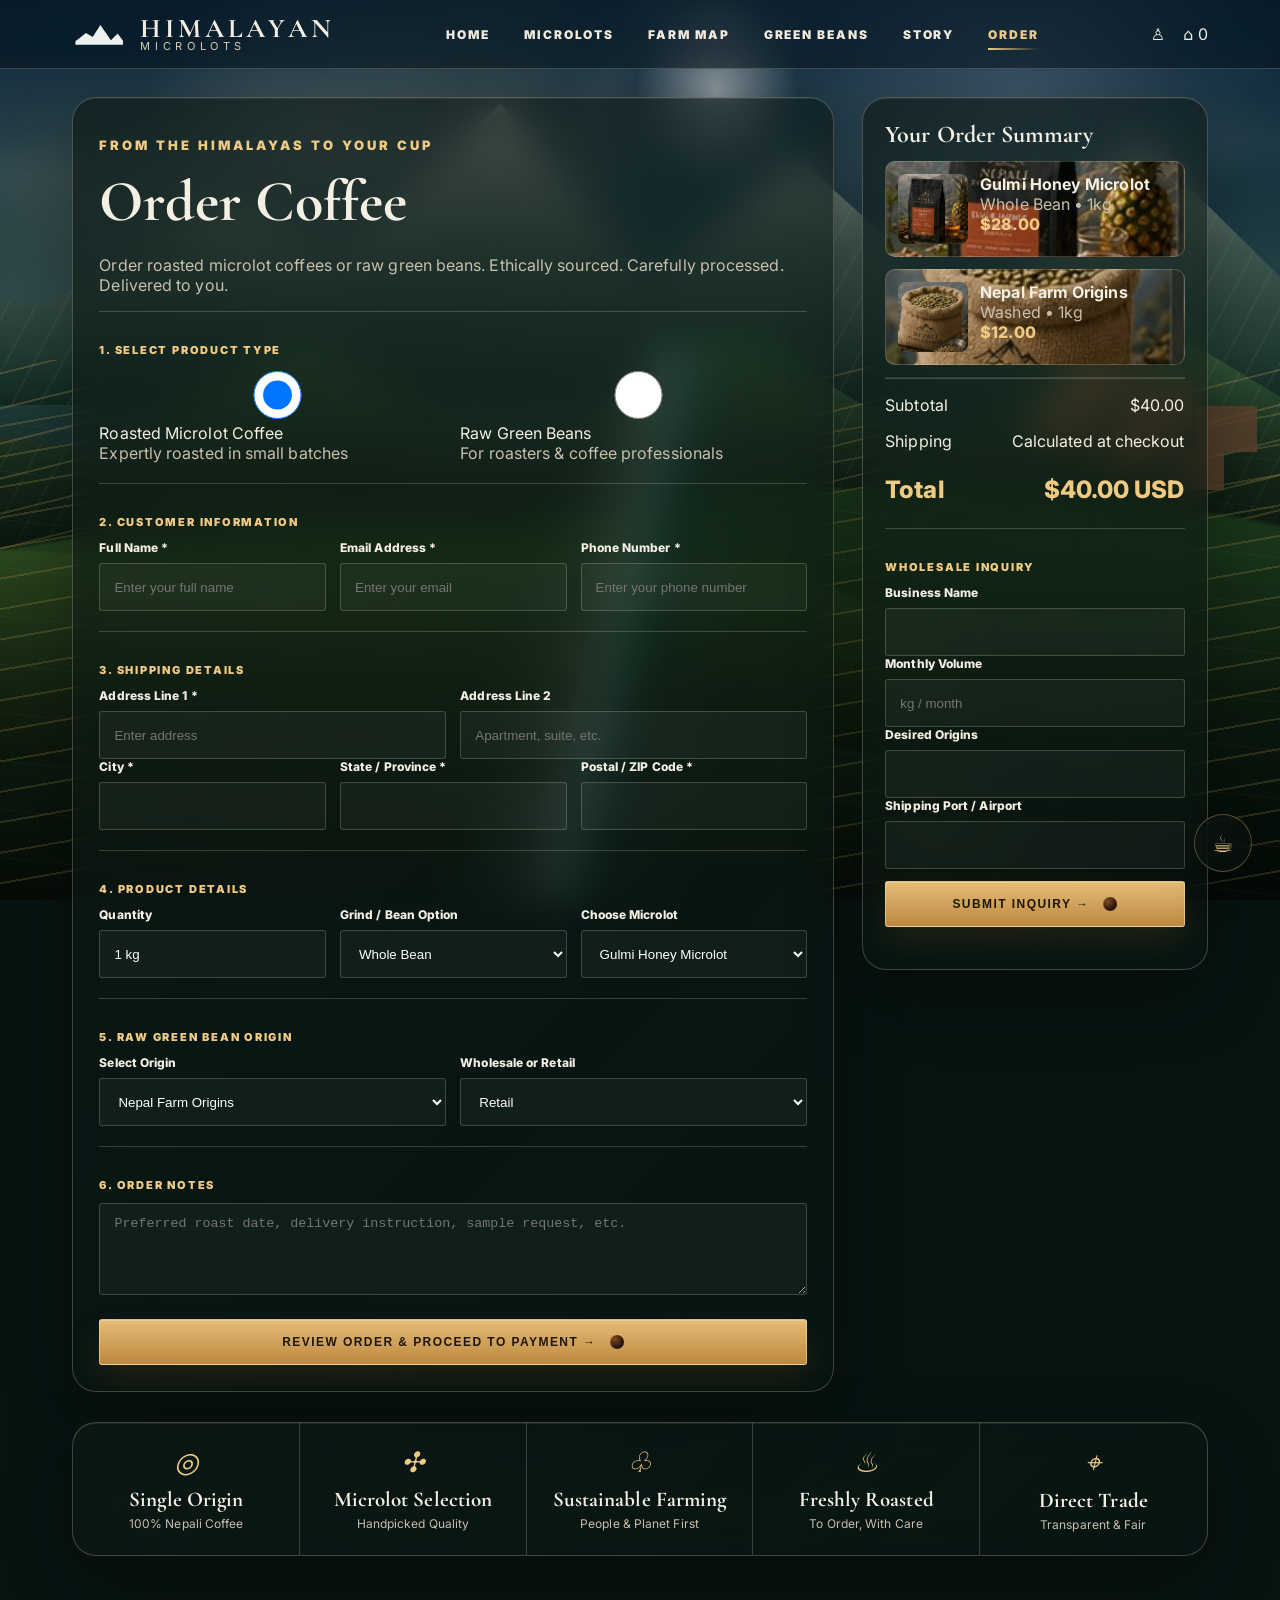
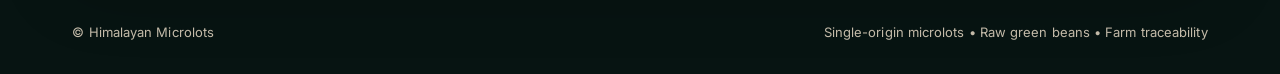
<file: order.html>
<!DOCTYPE html>
<html lang="en"><head><meta charset="utf-8"/><meta content="width=device-width,initial-scale=1.0" name="viewport"/><title>Order | Himalayan Microlots</title><link href="https://fonts.googleapis.com" rel="preconnect"/><link crossorigin="" href="https://fonts.gstatic.com" rel="preconnect"/><link href="https://fonts.googleapis.com/css2?family=Cormorant+Garamond:wght@400;500;600;700&amp;family=Inter:wght@400;500;700;800;900&amp;display=swap" rel="stylesheet"/><link href="./styles.css" rel="stylesheet"/></head><body><div class="bg"><div class="sky"></div><div class="mountain"></div><div class="mountain front"></div><div class="hills"></div><div class="river"></div><div class="terraces"></div><div class="village"></div></div><div class="grain"></div><nav class="nav"><div class="nav-inner"><a class="brand" href="index.html"><span class="brand-mark"></span><div><strong>HIMALAYAN</strong><span>MICROLOTS</span></div></a><div class="links"><a class="" href="index.html">Home</a><a class="" href="microlots.html">Microlots</a><a class="" href="farm-map.html">Farm Map</a><a class="" href="green-beans.html">Green Beans</a><a class="" href="story.html">Story</a><a class="active" href="order.html">Order</a></div><div class="icons"><span>♙</span><span>⌂ 0</span></div><button class="mobile-menu-toggle" aria-label="Open mobile menu" aria-expanded="false"><span></span><span></span><span></span></button></div><div class="mobile-nav" aria-label="Mobile navigation"><a href="./index.html">Home</a><a href="./microlots.html">Microlots</a><a href="./farm-map.html">Farm Map</a><a href="./green-beans.html">Green Beans</a><a href="./story.html">Story</a><a href="./order.html">Order</a></div></nav><main class="page"><section class="order-layout"><form class="form glass"><p class="eyebrow">From the Himalayas to your cup</p><h2>Order Coffee</h2><p style="color:var(--muted)">Order roasted microlot coffees or raw green beans. Ethically sourced. Carefully processed. Delivered to you.</p><div class="form-section"><p class="smallcap">1. Select Product Type</p><div class="fields two"><label class="field"><input checked="" type="radio"/> Roasted Microlot Coffee<br/><span style="color:var(--muted)">Expertly roasted in small batches</span></label><label class="field"><input type="radio"/> Raw Green Beans<br/><span style="color:var(--muted)">For roasters &amp; coffee professionals</span></label></div></div><div class="form-section"><p class="smallcap">2. Customer Information</p><div class="fields"><div class="field"><label>Full Name *</label><input placeholder="Enter your full name"/></div><div class="field"><label>Email Address *</label><input placeholder="Enter your email"/></div><div class="field"><label>Phone Number *</label><input placeholder="Enter your phone number"/></div></div></div><div class="form-section"><p class="smallcap">3. Shipping Details</p><div class="fields two"><div class="field"><label>Address Line 1 *</label><input placeholder="Enter address"/></div><div class="field"><label>Address Line 2</label><input placeholder="Apartment, suite, etc."/></div></div><div class="fields"><div class="field"><label>City *</label><input/></div><div class="field"><label>State / Province *</label><input/></div><div class="field"><label>Postal / ZIP Code *</label><input/></div></div></div><div class="form-section"><p class="smallcap">4. Product Details</p><div class="fields"><div class="field"><label>Quantity</label><input value="1 kg"/></div><div class="field"><label>Grind / Bean Option</label><select><option>Whole Bean</option><option>Filter Grind</option><option>Espresso Grind</option><option>French Press</option></select></div><div class="field"><label>Choose Microlot</label><select><option>Gulmi Honey Microlot</option><option>Lamjung Washed</option><option>Kaski Extended Anaerobic</option></select></div></div></div><div class="form-section"><p class="smallcap">5. Raw Green Bean Origin</p><div class="fields two"><div class="field"><label>Select Origin</label><select><option>Nepal Farm Origins</option><option>Lamjung Washed</option><option>Gulmi Honey</option></select></div><div class="field"><label>Wholesale or Retail</label><select><option>Retail</option><option>Wholesale</option></select></div></div></div><div class="form-section"><p class="smallcap">6. Order Notes</p><div class="field"><textarea placeholder="Preferred roast date, delivery instruction, sample request, etc."></textarea></div></div><button class="btn primary" style="width:100%" type="button">Review Order &amp; Proceed to Payment →</button></form><aside class="summary glass"><h2 style="font-family:Cormorant Garamond,serif;margin:0">Your Order Summary</h2><div class="summary-item" style="background-image:url('[data-uri]'); background-size:cover; background-position:center;"><img decoding="sync" loading="eager" onerror="this.style.display='none'; this.parentElement.classList.add('img-fallback-active');" src="[data-uri]"/><div><b>Gulmi Honey Microlot</b><br/><span style="color:var(--muted)">Whole Bean • 1kg</span><br/><span class="price">$28.00</span></div></div><div class="summary-item" style="background-image:url('[data-uri]'); background-size:cover; background-position:center;"><img decoding="sync" loading="eager" onerror="this.style.display='none'; this.parentElement.classList.add('img-fallback-active');" src="[data-uri]"/><div><b>Nepal Farm Origins</b><br/><span style="color:var(--muted)">Washed • 1kg</span><br/><span class="price">$12.00</span></div></div><hr style="border-color:var(--line)"/><p>Subtotal <span style="float:right">$40.00</span></p><p>Shipping <span style="float:right">Calculated at checkout</span></p><p class="price" style="font-size:24px">Total <span style="float:right">$40.00 USD</span></p><div class="form-section"><p class="smallcap">Wholesale Inquiry</p><div class="field"><label>Business Name</label><input/></div><div class="field"><label>Monthly Volume</label><input placeholder="kg / month"/></div><div class="field"><label>Desired Origins</label><input/></div><div class="field"><label>Shipping Port / Airport</label><input/></div><button class="btn primary" style="width:100%;margin-top:12px" type="button">Submit Inquiry →</button></div></aside></section><section class="glass feature-strip"><div class="feature"><i>◎</i><strong>Single Origin</strong><span>100% Nepali Coffee</span></div><div class="feature"><i>✣</i><strong>Microlot Selection</strong><span>Handpicked Quality</span></div><div class="feature"><i>♧</i><strong>Sustainable Farming</strong><span>People &amp; Planet First</span></div><div class="feature"><i>♨</i><strong>Freshly Roasted</strong><span>To Order, With Care</span></div><div class="feature"><i>⌖</i><strong>Direct Trade</strong><span>Transparent &amp; Fair</span></div></section></main><footer class="footer"><span>© Himalayan Microlots</span><span>Single-origin microlots • Raw green beans • Farm traceability</span></footer><script src="./script.js"></script></body></html>
</file>
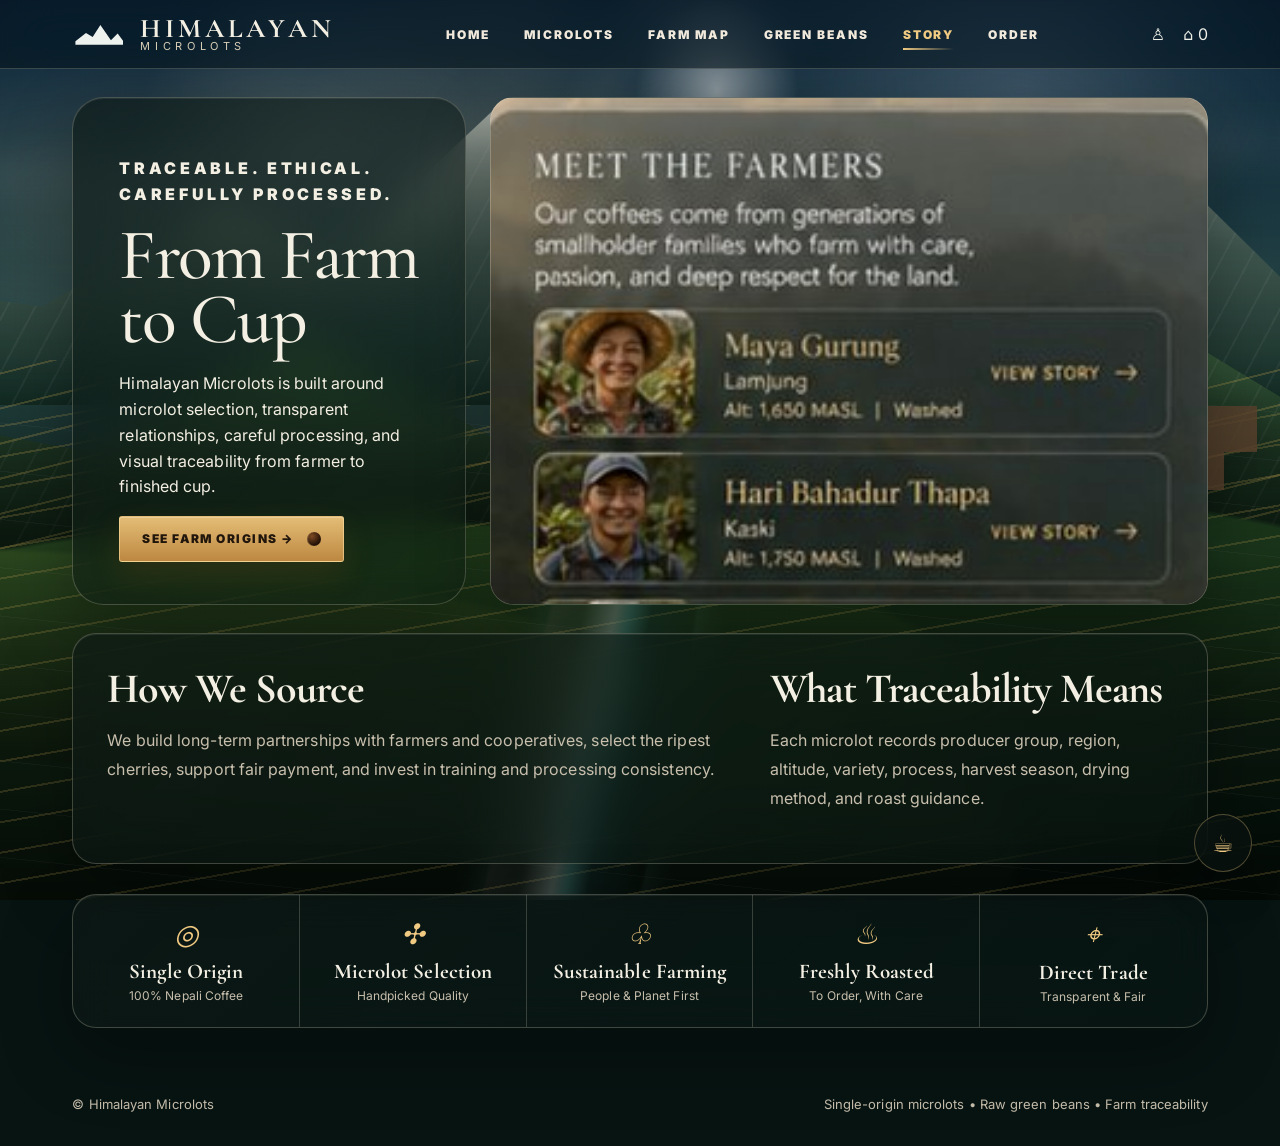
<file: story.html>
<!DOCTYPE html>
<html lang="en"><head><meta charset="utf-8"/><meta content="width=device-width,initial-scale=1.0" name="viewport"/><title>Story | Himalayan Microlots</title><link href="https://fonts.googleapis.com" rel="preconnect"/><link crossorigin="" href="https://fonts.gstatic.com" rel="preconnect"/><link href="https://fonts.googleapis.com/css2?family=Cormorant+Garamond:wght@400;500;600;700&amp;family=Inter:wght@400;500;700;800;900&amp;display=swap" rel="stylesheet"/><link href="./styles.css" rel="stylesheet"/></head><body><div class="bg"><div class="sky"></div><div class="mountain"></div><div class="mountain front"></div><div class="hills"></div><div class="river"></div><div class="terraces"></div><div class="village"></div></div><div class="grain"></div><nav class="nav"><div class="nav-inner"><a class="brand" href="index.html"><span class="brand-mark"></span><div><strong>HIMALAYAN</strong><span>MICROLOTS</span></div></a><div class="links"><a class="" href="index.html">Home</a><a class="" href="microlots.html">Microlots</a><a class="" href="farm-map.html">Farm Map</a><a class="" href="green-beans.html">Green Beans</a><a class="active" href="story.html">Story</a><a class="" href="order.html">Order</a></div><div class="icons"><span>♙</span><span>⌂ 0</span></div><button class="mobile-menu-toggle" aria-label="Open mobile menu" aria-expanded="false"><span></span><span></span><span></span></button></div><div class="mobile-nav" aria-label="Mobile navigation"><a href="./index.html">Home</a><a href="./microlots.html">Microlots</a><a href="./farm-map.html">Farm Map</a><a href="./green-beans.html">Green Beans</a><a href="./story.html">Story</a><a href="./order.html">Order</a></div></nav><main class="page"><section class="hero"><div class="hero-copy glass"><p class="eyebrow">Traceable. Ethical. Carefully processed.</p><h1>From Farm<br/>to Cup</h1><p>Himalayan Microlots is built around microlot selection, transparent relationships, careful processing, and visual traceability from farmer to finished cup.</p><a class="btn primary" href="farm-map.html">See Farm Origins →</a></div><div class="hero-image glass" style="background-image:url('[data-uri]'); background-size:cover; background-position:center;"><img alt="Nepali coffee farmers" decoding="sync" loading="eager" onerror="this.style.display='none'; this.parentElement.classList.add('img-fallback-active');" src="[data-uri]"/></div></section><section class="section glass split"><article><h2>How We Source</h2><p style="color:var(--muted);line-height:1.8">We build long-term partnerships with farmers and cooperatives, select the ripest cherries, support fair payment, and invest in training and processing consistency.</p></article><article><h2>What Traceability Means</h2><p style="color:var(--muted);line-height:1.8">Each microlot records producer group, region, altitude, variety, process, harvest season, drying method, and roast guidance.</p></article></section><section class="glass feature-strip"><div class="feature"><i>◎</i><strong>Single Origin</strong><span>100% Nepali Coffee</span></div><div class="feature"><i>✣</i><strong>Microlot Selection</strong><span>Handpicked Quality</span></div><div class="feature"><i>♧</i><strong>Sustainable Farming</strong><span>People &amp; Planet First</span></div><div class="feature"><i>♨</i><strong>Freshly Roasted</strong><span>To Order, With Care</span></div><div class="feature"><i>⌖</i><strong>Direct Trade</strong><span>Transparent &amp; Fair</span></div></section></main><footer class="footer"><span>© Himalayan Microlots</span><span>Single-origin microlots • Raw green beans • Farm traceability</span></footer><script src="./script.js"></script></body></html>
</file>
<file: styles.css>
:root{--bg:#071412;--panel:rgba(12,22,18,.64);--panel2:rgba(20,31,25,.72);--line:rgba(240,232,210,.18);--line2:rgba(217,169,90,.32);--text:#f4efe3;--muted:#c8bfad;--gold:#c99b54;--gold2:#e0bd76;--green:#1d362c;--shadow:0 28px 80px rgba(0,0,0,.35);--radius:28px}*{box-sizing:border-box}html{scroll-behavior:smooth}body{margin:0;background:#071412;color:var(--text);font-family:Inter,system-ui,-apple-system,Segoe UI,sans-serif;min-height:100vh;overflow-x:hidden}a{color:inherit;text-decoration:none}img{max-width:100%;display:block}.bg{position:fixed;inset:0;z-index:-10;overflow:hidden;background:linear-gradient(#143143,#1c3e36 40%,#203119 100%)}.sky{position:absolute;inset:0;background:radial-gradient(circle at 58% 8%,rgba(255,255,255,.36),transparent 9%),linear-gradient(180deg,#233f51 0%,#38534e 38%,#243c2c 75%,#0c1710 100%)}.mountain{position:absolute;left:-8vw;right:-8vw;height:42vh;top:8vh;background:linear-gradient(180deg,#d5d8d2,#4d665d 64%,#1c362d);clip-path:polygon(0 84%,10% 62%,18% 72%,30% 20%,42% 78%,56% 32%,70% 80%,84% 38%,100% 72%,100% 100%,0 100%);opacity:.72}.mountain.front{top:20vh;height:44vh;background:linear-gradient(180deg,#779172,#264533 65%,#162618);opacity:.92}.hills{position:absolute;left:-10vw;right:-10vw;bottom:15vh;height:44vh;background:radial-gradient(ellipse at 20% 70%,#486b38 0 35%,transparent 36%),radial-gradient(ellipse at 70% 65%,#355b32 0 42%,transparent 43%),linear-gradient(180deg,transparent,#152415);filter:blur(.2px)}.terraces{position:absolute;inset:auto -5vw 0 -5vw;height:58vh;background:repeating-linear-gradient(172deg,rgba(218,188,105,.24) 0 3px,transparent 3px 42px),linear-gradient(180deg,transparent,#0b130d 70%);opacity:.65}.river{position:absolute;left:42%;bottom:-22vh;width:18vw;height:80vh;border-radius:60% 40% 0 0;background:linear-gradient(90deg,transparent,rgba(185,226,224,.65),rgba(78,137,139,.52),transparent);transform:rotate(13deg);filter:blur(1px)}.village{position:absolute;right:4vw;top:33vh;width:220px;height:150px;opacity:.55}.village:before,.village:after{content:"";position:absolute;background:#9d7655;border:1px solid rgba(255,255,255,.18);box-shadow:70px 20px 0 #8f6848,135px 45px 0 #76543b}.village:before{width:54px;height:40px;bottom:20px;left:0}.village:after{width:62px;height:46px;bottom:58px;left:25px}.grain{position:fixed;inset:0;z-index:-8;background-image:radial-gradient(rgba(255,255,255,.06) 1px,transparent 1px);background-size:4px 4px;mix-blend-mode:overlay;opacity:.22}.nav{position:sticky;top:0;z-index:50;border-bottom:1px solid var(--line);background:rgba(8,20,23,.58);backdrop-filter:blur(22px)}.nav-inner{max-width:1220px;margin:auto;padding:18px 26px;display:flex;align-items:center;justify-content:space-between;gap:24px}.brand{display:flex;gap:14px;align-items:center}.brand-mark{width:58px;height:38px;position:relative}.brand-mark:before{content:"";position:absolute;inset:4px 3px;clip-path:polygon(0 76%,22% 46%,36% 61%,52% 18%,74% 72%,88% 48%,100% 76%,100% 88%,0 88%);background:#eef2ef}.brand div{line-height:.92}.brand strong{display:block;font-family:Cormorant Garamond,serif;font-size:29px;letter-spacing:.15em}.brand span{display:block;font-size:13px;letter-spacing:.28em}.links{display:flex;gap:34px;align-items:center}.links a{font-size:12px;font-weight:900;letter-spacing:.16em;text-transform:uppercase;color:#f1eadc}.links a.active,.links a:hover{color:var(--gold2)}.icons{display:flex;gap:18px;align-items:center;color:#eef0e8}.page{max-width:1220px;margin:auto;padding:38px 26px 72px}.glass{background:linear-gradient(135deg,rgba(18,31,28,.76),rgba(14,25,22,.5));border:1px solid var(--line);box-shadow:var(--shadow);backdrop-filter:blur(20px);border-radius:var(--radius)}.gold{color:var(--gold2)}.eyebrow{font-size:13px;font-weight:900;letter-spacing:.23em;color:var(--gold2);text-transform:uppercase}.hero{display:grid;grid-template-columns:1.02fr 1.28fr;gap:28px;align-items:stretch;min-height:540px}.hero-copy{padding:54px;border-radius:32px}.hero-copy h1,.title{font-family:Cormorant Garamond,serif;font-size:clamp(60px,8vw,104px);line-height:.86;margin:18px 0 24px;font-weight:500}.hero-copy p{font-size:17px;line-height:1.7;max-width:520px;color:var(--text)}.aromas,.facts{display:flex;gap:18px;flex-wrap:wrap;margin:26px 0}.aroma{min-width:84px;text-align:center;border-left:1px solid var(--line);padding:2px 14px}.aroma:first-child{border-left:0}.aroma i{display:block;font-size:26px;margin-bottom:8px}.aroma span{font-size:11px;font-weight:900;letter-spacing:.14em}.btns{display:flex;gap:14px;flex-wrap:wrap;margin-top:28px}.btn{height:48px;border:1px solid var(--line);border-radius:6px;padding:0 24px;display:inline-flex;align-items:center;justify-content:center;gap:12px;font-weight:900;letter-spacing:.12em;text-transform:uppercase;font-size:12px;background:rgba(255,255,255,.04)}.btn.primary{background:linear-gradient(180deg,var(--gold2),#a87735);color:#21160c;border-color:rgba(255,223,142,.45)}.hero-image{position:relative;overflow:hidden;min-height:540px;background:rgba(255,255,255,.04)}.hero-image img{width:100%;height:100%;object-fit:cover;mix-blend-mode:normal}.hero-image:after,.product-img:after{content:"";position:absolute;inset:0;background:linear-gradient(180deg,transparent 55%,rgba(9,16,14,.45));pointer-events:none}.section{margin-top:34px;padding:28px}.section-head{display:flex;align-items:end;justify-content:space-between;gap:22px;margin-bottom:20px}.section h2{font-family:Cormorant Garamond,serif;font-size:40px;line-height:1;margin:0}.chips{display:flex;gap:12px;flex-wrap:wrap}.chip{border:1px solid var(--line);border-radius:7px;padding:10px 18px;font-size:11px;font-weight:900;letter-spacing:.12em;text-transform:uppercase;background:rgba(255,255,255,.03)}.chip.active{background:rgba(201,155,84,.22);border-color:var(--line2);color:var(--gold2)}.grid{display:grid;grid-template-columns:repeat(4,1fr);gap:18px}.card{background:rgba(12,22,18,.64);border:1px solid var(--line);border-radius:12px;overflow:hidden;box-shadow:0 18px 40px rgba(0,0,0,.2)}.product-img{height:178px;position:relative;background:#15251f}.product-img img{width:100%;height:100%;object-fit:cover}.card-body{padding:16px}.card h3{font-family:Cormorant Garamond,serif;font-size:26px;font-weight:500;margin:0 0 2px}.smallcap{font-size:11px;font-weight:900;letter-spacing:.16em;color:var(--gold2);text-transform:uppercase}.notes{font-size:11px;font-weight:900;letter-spacing:.12em;color:#eee;margin:14px 0}.card-meta{display:grid;grid-template-columns:1fr 1fr;gap:10px;font-size:11px;color:var(--muted);text-transform:uppercase;font-weight:800}.card-footer{display:flex;gap:10px;align-items:center;justify-content:space-between;margin-top:16px}.price{color:var(--gold2);font-weight:800}.mini-btn{border:1px solid var(--line2);height:34px;padding:0 14px;border-radius:4px;display:inline-flex;align-items:center;font-size:11px;font-weight:900;letter-spacing:.1em;color:var(--gold2)}.split{display:grid;grid-template-columns:1.2fr .8fr;gap:22px}.map-panel{display:grid;grid-template-columns:.72fr 1.28fr;gap:22px;align-items:center}.map-img{border-radius:18px;overflow:hidden;border:1px solid var(--line);background:rgba(0,0,0,.18)}.map-img img{width:100%;height:270px;object-fit:cover}.feature-strip{display:grid;grid-template-columns:repeat(5,1fr);margin-top:30px}.feature{padding:24px;text-align:center;border-right:1px solid var(--line)}.feature:last-child{border-right:0}.feature i{font-size:28px;color:var(--gold2)}.feature strong{display:block;margin-top:8px;font-family:Cormorant Garamond,serif;font-size:21px}.feature span{font-size:12px;color:var(--muted)}.catalog{display:grid;grid-template-columns:210px 1fr;gap:24px}.sidebar{padding:20px;align-self:start;position:sticky;top:92px}.filter-block{border-top:1px solid var(--line);padding:18px 0}.check{display:block;color:var(--muted);font-size:13px;margin:10px 0}.check input{accent-color:var(--gold)}.catalog-grid{grid-template-columns:repeat(4,1fr)}.detail-hero{display:grid;grid-template-columns:1.15fr 1fr;gap:24px;align-items:stretch}.detail-photo{overflow:hidden;min-height:520px}.detail-photo img{width:100%;height:100%;object-fit:cover}.detail-info{padding:38px}.detail-info h1{font-family:Cormorant Garamond,serif;font-size:80px;line-height:.86;font-weight:500;margin:12px 0}.spec-grid{display:grid;grid-template-columns:1fr 1fr;gap:16px;margin-top:22px}.spec{padding:14px;border-top:1px solid var(--line)}.spec b{display:block;color:var(--gold2);font-size:11px;letter-spacing:.14em;text-transform:uppercase}.spec span{font-size:14px;color:#fff}.buybar{display:grid;grid-template-columns:1fr 130px 1fr 1fr;gap:14px;align-items:center;margin-top:18px;padding:18px}.qty{height:44px;border:1px solid var(--line);display:flex;align-items:center;justify-content:space-around;border-radius:6px}.detail-sections{display:grid;grid-template-columns:1fr 1fr 1.15fr;gap:18px;margin-top:24px}.info-card{padding:22px}.info-card h3{font-family:Cormorant Garamond,serif;font-size:28px;margin:0 0 14px}.info-card p,.info-card li{color:var(--muted);line-height:1.65}.info-card ul{padding-left:18px}.farmer-img{height:160px;border-radius:14px;overflow:hidden;margin-bottom:12px}.farmer-img img{width:100%;height:100%;object-fit:cover}.order-layout{display:grid;grid-template-columns:1.55fr .75fr;gap:28px}.form{padding:26px}.form h2{font-family:Cormorant Garamond,serif;font-size:58px;margin:0 0 18px}.form-section{padding:20px 0;border-top:1px solid var(--line)}.fields{display:grid;grid-template-columns:repeat(3,1fr);gap:14px}.fields.two{grid-template-columns:repeat(2,1fr)}.field label{display:block;font-size:12px;color:var(--text);font-weight:800;margin-bottom:8px}.field input,.field select,.field textarea{width:100%;height:46px;background:rgba(255,255,255,.04);border:1px solid var(--line);border-radius:7px;color:#fff;padding:0 14px}.field textarea{height:92px;padding-top:12px}.summary{padding:22px;align-self:start;position:sticky;top:92px}.summary-item{display:grid;grid-template-columns:70px 1fr;gap:12px;border:1px solid var(--line);border-radius:10px;padding:12px;margin:12px 0}.summary-item img{width:70px;height:70px;object-fit:cover;border-radius:8px}.origin-cards{display:grid;grid-template-columns:repeat(4,1fr);gap:14px}.origin-card img{height:120px;width:100%;object-fit:cover}.origin-card{padding:10px}.origin-card h3{font-family:Cormorant Garamond,serif;font-size:24px;margin:10px 0 4px}.footer{max-width:1220px;margin:0 auto 34px;padding:0 26px;color:var(--muted);display:flex;justify-content:space-between;font-size:13px}@media(max-width:1000px){.hero,.split,.map-panel,.catalog,.detail-hero,.order-layout{grid-template-columns:1fr}.grid,.catalog-grid,.origin-cards{grid-template-columns:repeat(2,1fr)}.links{display:none}.sidebar,.summary{position:static}.detail-sections{grid-template-columns:1fr}.feature-strip{grid-template-columns:1fr 1fr}.buybar{grid-template-columns:1fr}.fields,.fields.two{grid-template-columns:1fr}}@media(max-width:620px){.page{padding:20px 14px}.hero-copy{padding:30px}.hero-copy h1,.title{font-size:58px}.grid,.catalog-grid,.origin-cards{grid-template-columns:1fr}.feature-strip{grid-template-columns:1fr}.brand strong{font-size:22px}.hero-image{min-height:330px}}

/* === Premium interaction + wider composition upgrade === */
:root{
  --max:1480px;
  --panel:rgba(10,20,18,.58);
  --panel2:rgba(17,29,24,.66);
  --line:rgba(245,237,215,.20);
  --gold:#c99b54;
  --gold2:#f0c982;
  --cream:#fff8ea;
  --deep:#06100e;
  --radius:24px;
}
body{
  font-family:Inter,system-ui,-apple-system,Segoe UI,sans-serif;
  letter-spacing:.005em;
}
body::before{
  content:"";
  position:fixed;
  inset:0;
  z-index:-7;
  pointer-events:none;
  background:
    radial-gradient(circle at 24% 16%,rgba(255,242,205,.18),transparent 14%),
    radial-gradient(circle at 78% 22%,rgba(205,225,255,.10),transparent 18%),
    linear-gradient(180deg,rgba(0,0,0,.05),rgba(0,0,0,.34));
}
.bg{
  background:
    linear-gradient(180deg,#122d40 0%,#24443d 40%,#15291c 72%,#07110d 100%);
  perspective:1000px;
}
.sky{
  background:
    radial-gradient(ellipse at 55% 9%,rgba(255,255,255,.42),transparent 10%),
    radial-gradient(ellipse at 30% 19%,rgba(255,240,205,.20),transparent 18%),
    linear-gradient(180deg,#163047 0%,#34524d 42%,#1b3329 78%,#08120e 100%);
  animation:skyBreath 16s ease-in-out infinite alternate;
}
.sky::before,
.sky::after{
  content:"";
  position:absolute;
  left:-18vw;
  width:136vw;
  height:18vh;
  border-radius:999px;
  background:
    radial-gradient(ellipse at 10% 60%,rgba(255,255,255,.22),transparent 16%),
    radial-gradient(ellipse at 38% 30%,rgba(255,255,255,.20),transparent 18%),
    radial-gradient(ellipse at 66% 55%,rgba(255,255,255,.16),transparent 18%),
    radial-gradient(ellipse at 84% 35%,rgba(255,255,255,.18),transparent 15%);
  filter:blur(16px);
  opacity:.55;
  animation:cloudDrift 80s linear infinite;
}
.sky::before{top:10vh}.sky::after{top:23vh;animation-duration:115s;animation-direction:reverse;opacity:.34}
.mountain{
  top:7vh;
  height:40vh;
  opacity:.76;
  background:
    linear-gradient(180deg,rgba(255,255,255,.96) 0%,rgba(216,222,218,.90) 11%,rgba(86,107,96,.88) 46%,rgba(27,55,46,.96) 100%);
  clip-path:polygon(0 82%,8% 62%,16% 70%,28% 14%,36% 62%,47% 27%,58% 78%,70% 22%,82% 75%,91% 42%,100% 70%,100% 100%,0 100%);
  filter:drop-shadow(0 26px 38px rgba(0,0,0,.28));
  will-change:transform;
}
.mountain::after{
  content:"";
  position:absolute;
  inset:0;
  background:repeating-linear-gradient(118deg,rgba(255,255,255,.16) 0 2px,transparent 2px 25px);
  opacity:.45;
  mix-blend-mode:screen;
}
.mountain.front{
  top:22vh;
  height:42vh;
  opacity:.94;
  background:
    linear-gradient(180deg,rgba(134,159,118,.95),rgba(44,80,55,.98) 58%,rgba(14,28,18,1));
  clip-path:polygon(0 74%,11% 50%,22% 62%,33% 38%,47% 68%,61% 36%,73% 62%,85% 34%,100% 66%,100% 100%,0 100%);
}
.hills{
  bottom:12vh;
  height:47vh;
  background:
    radial-gradient(ellipse at 14% 76%,rgba(82,116,53,.95) 0 34%,transparent 35%),
    radial-gradient(ellipse at 43% 70%,rgba(61,94,49,.92) 0 39%,transparent 40%),
    radial-gradient(ellipse at 78% 70%,rgba(42,78,45,.95) 0 43%,transparent 44%),
    repeating-linear-gradient(166deg,rgba(224,190,94,.22) 0 2px,transparent 2px 38px),
    linear-gradient(180deg,transparent,#101e14 82%);
  filter:contrast(1.05) saturate(1.04);
  will-change:transform;
}
.terraces{
  height:54vh;
  opacity:.8;
  background:
    repeating-linear-gradient(170deg,rgba(236,198,104,.26) 0 2px,transparent 2px 34px),
    repeating-linear-gradient(8deg,rgba(255,255,255,.055) 0 1px,transparent 1px 52px),
    linear-gradient(180deg,transparent 5%,rgba(17,32,18,.48) 48%,#07100b 100%);
  animation:terraceGlow 8s ease-in-out infinite alternate;
}
.river{
  left:38%;
  bottom:-26vh;
  width:16vw;
  min-width:150px;
  height:88vh;
  background:
    linear-gradient(90deg,transparent 0%,rgba(235,255,247,.30) 34%,rgba(140,206,199,.72) 50%,rgba(58,115,119,.42) 64%,transparent 100%);
  box-shadow:0 0 45px rgba(126,202,195,.22);
  animation:riverShimmer 3.8s ease-in-out infinite alternate;
  will-change:transform,filter;
}
.village{opacity:.72;filter:drop-shadow(0 10px 18px rgba(0,0,0,.35));will-change:transform}.village:before,.village:after{border-color:rgba(255,238,202,.22)}
.grain{opacity:.18;background-size:5px 5px}
.nav{background:rgba(5,15,18,.50);backdrop-filter:blur(26px) saturate(1.3)}
.nav-inner,.page,.footer{max-width:var(--max)}
.nav-inner{padding:16px 34px}.page{padding:34px 34px 68px}.footer{padding:0 34px}
.brand strong{font-size:31px;letter-spacing:.18em}.brand span{letter-spacing:.31em;color:#d8d1c2}.links{gap:38px}.links a{position:relative}.links a::after{content:"";position:absolute;left:0;right:100%;bottom:-9px;height:1px;background:linear-gradient(90deg,var(--gold2),transparent);transition:right .28s ease}.links a.active::after,.links a:hover::after{right:0}
.glass{
  background:linear-gradient(135deg,rgba(14,25,22,.68),rgba(11,22,20,.44));
  border:1px solid rgba(255,244,220,.20);
  box-shadow:0 24px 70px rgba(0,0,0,.30), inset 0 1px 0 rgba(255,255,255,.075);
  backdrop-filter:blur(20px) saturate(1.25);
}
.hero{grid-template-columns:.82fr 1.38fr;gap:26px;min-height:455px;align-items:stretch}.hero-copy{padding:46px 50px}.hero-copy h1,.title{font-size:clamp(58px,6.1vw,98px);letter-spacing:-.035em;margin:14px 0 18px}.hero-copy p{font-size:16px;line-height:1.62}.hero-image{min-height:455px;border-radius:var(--radius)}.hero-image img{object-position:center center;transform:scale(1.015);transition:transform .9s cubic-bezier(.2,.8,.2,1),filter .5s ease}.hero-image:hover img{transform:scale(1.045);filter:saturate(1.08) contrast(1.04)}
.section{margin-top:26px;padding:28px 30px}.section h2{font-size:42px;letter-spacing:-.025em}.section-head{margin-bottom:22px}.grid{grid-template-columns:repeat(6,1fr);gap:14px}.catalog-grid{grid-template-columns:repeat(4,1fr)}.card{border-radius:16px;transition:transform .24s ease,border-color .24s ease,box-shadow .24s ease,background .24s ease}.card:hover{transform:translateY(-7px);border-color:rgba(240,201,130,.44);background:rgba(16,30,25,.72);box-shadow:0 28px 64px rgba(0,0,0,.38),0 0 0 1px rgba(240,201,130,.10)}.product-img{height:165px}.card-body{padding:15px 15px 16px}.card h3{font-size:24px;line-height:1.02;min-height:50px}.notes{min-height:28px;line-height:1.35}.card-meta{font-size:10.5px}.mini-btn,.btn,.chip{position:relative;overflow:hidden;transition:transform .2s ease,border-color .2s ease,background .2s ease,color .2s ease,box-shadow .2s ease}.btn::before,.mini-btn::before,.chip::before{content:"";position:absolute;inset:-35% auto -35% -45%;width:40%;background:linear-gradient(90deg,transparent,rgba(255,255,255,.28),transparent);transform:skewX(-22deg);transition:left .55s ease}.btn:hover::before,.mini-btn:hover::before,.chip:hover::before{left:115%}.btn:hover,.mini-btn:hover,.chip:hover{transform:translateY(-2px);border-color:rgba(240,201,130,.56);box-shadow:0 10px 28px rgba(0,0,0,.24)}.btn.primary:hover{box-shadow:0 14px 34px rgba(201,155,84,.28)}.btn.primary::after{content:"☕";font-size:15px;margin-left:2px;transition:transform .25s ease}.btn.primary:hover::after{transform:rotate(-12deg) translateY(-2px)}
.chip{cursor:pointer;border-radius:999px;padding:10px 17px}.split{grid-template-columns:1.35fr .85fr;gap:22px}.map-img img{height:250px;transition:transform .8s ease}.map-img:hover img{transform:scale(1.045)}.feature-strip{grid-template-columns:repeat(5,1fr);overflow:hidden}.feature{padding:22px 18px}.feature i{display:inline-block;transition:transform .35s ease}.feature:hover i{transform:translateY(-4px) rotate(-8deg)}
.detail-hero{grid-template-columns:1.28fr 1fr}.detail-photo{min-height:470px}.detail-info{padding:34px}.detail-info h1{font-size:72px}.detail-sections{grid-template-columns:1fr 1fr 1fr}.order-layout{grid-template-columns:1.45fr .70fr}.origin-cards{grid-template-columns:repeat(8,1fr);gap:12px}.origin-card h3{font-size:22px}.origin-card img{height:105px}
.bean-trail{position:fixed;z-index:80;width:16px;height:22px;border-radius:50%;background:radial-gradient(circle at 35% 28%,#c8914f,#583118 64%,#241107);box-shadow:inset 2px 0 0 rgba(255,225,170,.16),0 10px 22px rgba(0,0,0,.28);pointer-events:none;opacity:.85;transform:translate(-50%,-50%) rotate(24deg)}.bean-trail::after{content:"";position:absolute;left:50%;top:10%;bottom:10%;width:1px;background:rgba(35,14,6,.55);transform:rotate(10deg)}
.scroll-steam{position:fixed;right:28px;bottom:28px;width:58px;height:58px;border:1px solid rgba(240,201,130,.32);border-radius:50%;background:rgba(10,20,18,.54);backdrop-filter:blur(14px);z-index:60;display:grid;place-items:center;color:var(--gold2);box-shadow:0 16px 38px rgba(0,0,0,.28)}.scroll-steam::before{content:"☕";font-size:24px}.steam{position:absolute;bottom:42px;width:6px;height:22px;border-radius:50%;border-left:1px solid rgba(255,255,255,.38);animation:steamRise 2.2s ease-in-out infinite;opacity:.0}.steam.s2{animation-delay:.45s;left:32px}.steam.s3{animation-delay:.9s;left:24px}
.reveal{opacity:0;transform:translateY(24px);transition:opacity .75s ease,transform .75s ease}.reveal.is-visible{opacity:1;transform:translateY(0)}
@keyframes cloudDrift{from{transform:translateX(-4vw)}to{transform:translateX(10vw)}}
@keyframes skyBreath{from{filter:saturate(1) brightness(1)}to{filter:saturate(1.08) brightness(1.04)}}
@keyframes terraceGlow{from{opacity:.66}to{opacity:.86}}
@keyframes riverShimmer{from{filter:blur(1px) brightness(.95)}to{filter:blur(1.3px) brightness(1.22)}}
@keyframes steamRise{0%{transform:translateY(0) scale(.8);opacity:0}35%{opacity:.72}100%{transform:translateY(-28px) scale(1.25);opacity:0}}
@media(min-width:1280px){.hero{min-height:430px}.hero-image{min-height:430px}.hero-copy{padding:42px 48px}.product-img{height:155px}.card h3{font-size:23px}.page{padding-top:28px}}
@media(max-width:1280px){.grid{grid-template-columns:repeat(3,1fr)}.catalog-grid{grid-template-columns:repeat(3,1fr)}.origin-cards{grid-template-columns:repeat(4,1fr)}.hero{grid-template-columns:1fr 1.15fr}}
@media(max-width:1000px){.hero{grid-template-columns:1fr}.grid,.catalog-grid,.origin-cards{grid-template-columns:repeat(2,1fr)}.hero-image,.hero{min-height:0}.hero-image{height:390px}.scroll-steam{display:none}}
@media(max-width:620px){.page{padding:20px 14px}.hero-copy{padding:30px}.hero-copy h1,.title{font-size:58px}.grid,.catalog-grid,.origin-cards{grid-template-columns:1fr}.feature-strip{grid-template-columns:1fr}.brand strong{font-size:22px}.hero-image{height:320px}.product-img{height:190px}}

/* Final professional polish: Himalayan Microlots rebrand, squared controls, refined background */
:root{
  --max:1360px;
  --radius:24px;
  --button-radius:3px;
  --button-h:46px;
  --ink:#f8f1e4;
  --bronze:#c99a52;
}
body{font-kerning:normal;text-rendering:optimizeLegibility;letter-spacing:.005em}.brand{min-width:255px}.brand strong{font-size:27px;letter-spacing:.14em;line-height:.86}.brand span{font-size:11px;letter-spacing:.42em;color:#d8ceb7}.brand-mark{width:54px;height:36px}.nav-inner{align-items:center}.links{gap:34px}.links a{white-space:nowrap}.page{max-width:var(--max)}
/* more elegant background with stronger layered parallax planes */
.bg{background:linear-gradient(180deg,#0d2538 0%,#203f3c 37%,#18301f 68%,#06100b 100%);isolation:isolate}.bg::before{content:"";position:absolute;inset:-10vh -12vw 0 -12vw;z-index:1;pointer-events:none;background:radial-gradient(ellipse at 18% 30%,rgba(255,231,171,.16),transparent 18%),radial-gradient(ellipse at 74% 18%,rgba(228,241,255,.16),transparent 16%),linear-gradient(115deg,transparent 0 39%,rgba(255,244,212,.06) 41%,transparent 58% 100%);filter:blur(3px);animation:lightSweep 24s ease-in-out infinite alternate}.bg::after{content:"";position:absolute;left:-20vw;right:-20vw;bottom:-8vh;height:46vh;z-index:6;pointer-events:none;background:radial-gradient(ellipse at 12% 78%,rgba(32,63,34,.92) 0 26%,transparent 27%),radial-gradient(ellipse at 48% 72%,rgba(36,74,43,.88) 0 31%,transparent 32%),radial-gradient(ellipse at 82% 78%,rgba(20,47,31,.95) 0 35%,transparent 36%),linear-gradient(180deg,transparent,#050b08 84%);filter:blur(.3px);animation:foregroundDrift 28s ease-in-out infinite alternate}.sky{z-index:0;background:radial-gradient(ellipse at 56% 10%,rgba(255,255,255,.52),transparent 8%),radial-gradient(ellipse at 38% 15%,rgba(255,225,166,.18),transparent 17%),linear-gradient(180deg,#102a42 0%,#2b514f 42%,#1b3228 76%,#07100c 100%)}.sky::before{height:14vh;top:11vh;opacity:.62;filter:blur(18px);animation-duration:90s}.sky::after{height:16vh;top:24vh;opacity:.36;filter:blur(20px);animation-duration:130s}.mountain{z-index:2;top:6vh;height:39vh;left:-14vw;right:-14vw;clip-path:polygon(0 82%,7% 68%,13% 72%,24% 42%,31% 58%,41% 14%,50% 64%,59% 29%,70% 75%,80% 24%,90% 70%,100% 45%,100% 100%,0 100%);opacity:.82;background:linear-gradient(180deg,#f1f0e5 0 8%,#9eaaa0 28%,#526a5e 56%,#173328 100%);filter:drop-shadow(0 30px 44px rgba(0,0,0,.30)) saturate(1.05)}.mountain.front{z-index:4;top:21vh;height:43vh;left:-18vw;right:-18vw;clip-path:polygon(0 78%,8% 60%,18% 68%,30% 38%,43% 69%,55% 36%,66% 66%,79% 34%,90% 64%,100% 48%,100% 100%,0 100%);background:linear-gradient(180deg,#8ca37b 0%,#426947 42%,#142619 100%)}.hills{z-index:5;bottom:10vh;height:50vh;left:-18vw;right:-18vw;background:radial-gradient(ellipse at 8% 82%,rgba(74,112,55,.98) 0 34%,transparent 35%),radial-gradient(ellipse at 33% 78%,rgba(60,100,50,.94) 0 38%,transparent 39%),radial-gradient(ellipse at 64% 74%,rgba(45,82,45,.96) 0 43%,transparent 44%),radial-gradient(ellipse at 96% 80%,rgba(32,64,41,.98) 0 36%,transparent 37%),repeating-linear-gradient(166deg,rgba(229,194,103,.28) 0 2px,transparent 2px 34px),linear-gradient(180deg,transparent,#0b150f 88%)}.terraces{z-index:7;height:55vh;background:repeating-linear-gradient(170deg,rgba(235,197,101,.30) 0 2px,transparent 2px 30px),repeating-linear-gradient(6deg,rgba(255,255,255,.055) 0 1px,transparent 1px 48px),linear-gradient(180deg,transparent 6%,rgba(17,32,18,.54) 48%,#050b08 100%)}.river{z-index:8;left:41%;width:12vw;min-width:120px;height:95vh;bottom:-32vh;border-radius:45% 55% 0 0;background:linear-gradient(90deg,transparent 0%,rgba(226,255,247,.10) 23%,rgba(226,255,247,.42) 43%,rgba(92,176,170,.55) 52%,rgba(30,83,87,.30) 66%,transparent 100%);box-shadow:0 0 34px rgba(120,210,202,.20), inset 14px 0 24px rgba(255,255,255,.12);animation:riverShimmer 2.9s ease-in-out infinite alternate, riverFlow 13s linear infinite}.village{z-index:9;right:2.7vw;top:35vh;transform-origin:bottom center;opacity:.82}.village:before,.village:after{background:linear-gradient(180deg,#b98f62,#6e4d35);box-shadow:70px 20px 0 #886244,135px 45px 0 #6f5038,22px -24px 0 -8px #543720}.grain{opacity:.14;mix-blend-mode:soft-light}
/* cleaner, more premium ratios and spacing */
.hero{grid-template-columns:.78fr 1.42fr;gap:24px;min-height:410px}.hero-copy{padding:42px 46px}.hero-copy h1,.title{font-size:clamp(56px,5.6vw,88px);line-height:.9;letter-spacing:-.025em}.hero-image{min-height:410px}.section{padding:30px;margin-top:28px}.section-head{align-items:center}.grid{gap:16px}.catalog{grid-template-columns:225px 1fr;gap:26px}.card{border-radius:14px}.product-img{height:160px}.card-body{padding:17px}.card h3{min-height:46px}.card-footer{display:grid;grid-template-columns:1fr auto;align-items:center;gap:12px}.origin-cards{gap:14px}.detail-hero{grid-template-columns:1.34fr .96fr}.detail-photo{min-height:450px}.detail-info h1{font-size:68px}.buybar{grid-template-columns:1fr 120px 190px 220px}.order-layout{grid-template-columns:1.5fr .68fr}
/* squared, aligned, coffee-themed controls */
.btn,.mini-btn,.chip,button.btn{border-radius:var(--button-radius)!important;height:var(--button-h);min-width:156px;padding:0 22px;display:inline-flex;align-items:center;justify-content:center;text-align:center;line-height:1;white-space:nowrap;border-width:1px;text-transform:uppercase;box-shadow:inset 0 1px 0 rgba(255,255,255,.07)}.mini-btn{height:38px;min-width:132px;padding:0 16px}.chip{height:38px;min-width:98px;padding:0 16px;background:rgba(5,13,11,.30)}.btns{align-items:center;gap:12px}.btn.primary{background:linear-gradient(180deg,#e4bd76 0%,#bd8841 100%);border-color:rgba(255,224,161,.58);box-shadow:inset 0 1px 0 rgba(255,255,255,.24),0 14px 30px rgba(119,73,24,.22)}.btn:not(.primary),.mini-btn{background:linear-gradient(180deg,rgba(255,255,255,.065),rgba(255,255,255,.025));border-color:rgba(230,212,176,.28)}.btn.primary::after{content:"";width:14px;height:14px;border-radius:50%;background:radial-gradient(circle at 35% 30%,#7d4b24,#2b1509 62%,#160904);box-shadow:inset 1px 0 0 rgba(255,220,150,.24);margin-left:2px}.btn.primary:hover::after{transform:rotate(26deg) translateY(-1px)}.card .mini-btn{min-width:128px;width:100%}.card-footer .mini-btn{justify-self:end}.qty,.field input,.field select,.field textarea{border-radius:3px}.field input,.field select{height:48px}.summary .btn,.form .btn{width:100%;min-width:0}.links a::after{height:2px;bottom:-8px}.glass{border-color:rgba(255,244,220,.22);box-shadow:0 26px 72px rgba(0,0,0,.32),inset 0 1px 0 rgba(255,255,255,.08)}
@keyframes lightSweep{from{transform:translate3d(-2vw,0,0);opacity:.55}to{transform:translate3d(4vw,1.5vh,0);opacity:.86}}
@keyframes foregroundDrift{from{transform:translate3d(-1.2vw,0,0) scale(1)}to{transform:translate3d(1.8vw,-1vh,0) scale(1.015)}}
@keyframes riverFlow{from{background-position:0 0}to{background-position:0 180px}}
@media(min-width:1440px){.page,.nav-inner,.footer{max-width:1420px}.hero{min-height:395px}.hero-image{min-height:395px}.product-img{height:150px}.grid{grid-template-columns:repeat(6,1fr)}.catalog-grid{grid-template-columns:repeat(4,1fr)}}
@media(max-width:1180px){.brand{min-width:220px}.links{gap:22px}.btn,.mini-btn,.chip{min-width:0}.buybar{grid-template-columns:1fr 110px 1fr 1fr}}
@media(max-width:760px){.brand strong{font-size:22px}.brand span{font-size:9px}.btn,.mini-btn,.chip{width:100%;min-width:0}.btns{display:grid;grid-template-columns:1fr}.card-footer{grid-template-columns:1fr}.card-footer .mini-btn{justify-self:stretch}.hero{grid-template-columns:1fr}.hero-image{min-height:320px}.catalog{grid-template-columns:1fr}.sidebar{position:relative;top:auto}.buybar{grid-template-columns:1fr}.order-layout{grid-template-columns:1fr}}


/* Header hero photo quality pass */
.hero-image{overflow:hidden;background:rgba(8,16,14,.42);}
.hero-image picture{display:block;width:100%;height:100%;}
.hero-image img{width:100%;height:100%;object-fit:cover;object-position:center center;transform:none !important;filter:saturate(1.04) contrast(1.03) !important;image-rendering:auto;backface-visibility:hidden;}
.hero-image:hover img{transform:scale(1.018) !important;filter:saturate(1.08) contrast(1.06) !important;}


/* GitHub Pages hardening: the main header image is embedded in index.html, so it still renders even if asset paths fail during deployment. */
.embedded-hero-pack{display:block;width:100%;height:100%;object-fit:contain;object-position:center;image-rendering:auto;filter:contrast(1.06) saturate(1.05) brightness(1.03);}
.hero-image{overflow:hidden;}


/* GitHub Pages image hardening: do not rely on JS reveal to display image cards */
.reveal{opacity:1 !important; transform:none !important;}
.reveal.is-visible{opacity:1 !important; transform:none !important;}
.product-img,.hero-image,.map-img,.detail-photo,.farmer-img,.origin-card,.summary-thumb{background-size:cover !important;background-position:center !important;background-repeat:no-repeat !important;}
.product-img img,.hero-image img,.map-img img,.detail-photo img,.farmer-img img,.origin-card img,.summary-thumb img{display:block !important;opacity:1 !important;visibility:visible !important;position:relative;z-index:1;}
.product-img:empty,.map-img:empty,.detail-photo:empty{min-height:180px;background-color:#182820;}
.img-fallback-active{min-height:160px;}
.card,.glass,.feature,.origin-card,.info-card{opacity:1 !important;visibility:visible !important;}


/* =========================================================
   RESPONSIVE MOBILE WEBSITE UPGRADE
   Same GitHub Pages link, adaptive layouts for desktop/tablet/mobile
========================================================= */
html { -webkit-text-size-adjust: 100%; scroll-behavior: smooth; }
*, *::before, *::after { box-sizing: border-box; }
img, svg, video { max-width: 100%; height: auto; }
.mobile-menu-toggle, .mobile-nav { display: none; }

/* Better wide desktop rhythm */
@media (min-width: 1181px) {
  .page, .nav-inner, .footer { width: min(94vw, 1440px); }
  .section { padding: 34px; }
  .hero { align-items: stretch; }
  .hero-image { background-size: cover; }
}

/* Tablet: collapse large two-column compositions cleanly */
@media (max-width: 1024px) {
  body { overflow-x: hidden; }
  .page, .nav-inner, .footer { width: min(92vw, 920px); }
  .nav-inner { gap: 18px; }
  .links { gap: 14px; }
  .links a { font-size: 12px; }
  .icons { display: none; }
  .hero,
  .split,
  .detail-hero,
  .order-layout,
  .two { grid-template-columns: 1fr !important; gap: 24px; }
  .catalog { grid-template-columns: 1fr !important; }
  .sidebar { position: relative; top: auto; order: -1; }
  .grid,
  .catalog-grid,
  .origin-cards,
  .spec-grid,
  .feature-strip { grid-template-columns: repeat(2, minmax(0, 1fr)) !important; }
  .hero-copy { padding: 34px; }
  .hero-copy h1, .title, .detail-info h1 { font-size: clamp(48px, 10vw, 76px) !important; }
  .hero-image, .detail-photo { min-height: 390px; }
  .buybar { grid-template-columns: 1fr 120px 1fr 1fr !important; }
  .map-panel { min-height: 420px; }
}

/* Mobile navigation */
@media (max-width: 760px) {
  .nav { padding: 10px 0; }
  .nav-inner { width: calc(100vw - 28px); padding: 10px 12px; border-radius: 14px; }
  .brand { min-width: 0; gap: 9px; }
  .brand-mark { width: 34px; height: 34px; }
  .brand strong { font-size: 18px !important; letter-spacing: .08em; }
  .brand span { font-size: 8px !important; letter-spacing: .24em; }
  .links, .icons { display: none !important; }
  .mobile-menu-toggle {
    margin-left: auto; display: inline-flex; flex-direction: column; align-items: center; justify-content: center; gap: 4px;
    width: 42px; height: 42px; border-radius: 8px; border: 1px solid rgba(238,218,180,.28);
    background: linear-gradient(180deg, rgba(255,255,255,.10), rgba(255,255,255,.035)); color: #fff; cursor: pointer;
    box-shadow: inset 0 1px 0 rgba(255,255,255,.10), 0 10px 26px rgba(0,0,0,.22);
  }
  .mobile-menu-toggle span { width: 19px; height: 2px; border-radius: 2px; background: #f4dfb3; transition: transform .2s ease, opacity .2s ease; }
  .mobile-menu-toggle.is-open span:nth-child(1) { transform: translateY(6px) rotate(45deg); }
  .mobile-menu-toggle.is-open span:nth-child(2) { opacity: 0; }
  .mobile-menu-toggle.is-open span:nth-child(3) { transform: translateY(-6px) rotate(-45deg); }
  .mobile-nav {
    position: fixed; top: 76px; left: 14px; right: 14px; z-index: 9999; display: grid; grid-template-columns: 1fr 1fr; gap: 9px;
    padding: 14px; border-radius: 16px; border: 1px solid rgba(238,218,180,.24);
    background: rgba(9, 18, 14, .90); backdrop-filter: blur(22px); -webkit-backdrop-filter: blur(22px);
    box-shadow: 0 24px 60px rgba(0,0,0,.45); transform: translateY(-10px); opacity: 0; pointer-events: none; transition: .22s ease;
  }
  .mobile-nav.is-open { transform: translateY(0); opacity: 1; pointer-events: auto; }
  .mobile-nav a {
    color: #fff3d4; text-decoration: none; text-transform: uppercase; letter-spacing: .10em; font-size: 11px; font-weight: 800;
    padding: 14px 10px; text-align: center; border-radius: 8px; border: 1px solid rgba(238,218,180,.14);
    background: linear-gradient(180deg, rgba(255,255,255,.08), rgba(255,255,255,.025));
  }

  .page { width: calc(100vw - 28px); padding-top: 90px; }
  .hero { min-height: auto; gap: 18px; }
  .hero-copy, .section, .glass, .summary, .form, .sidebar, .detail-info { padding: 20px !important; border-radius: 16px; }
  .hero-copy h1, .title, .detail-info h1 {
    font-size: clamp(42px, 13vw, 58px) !important; line-height: .92 !important; letter-spacing: -.04em;
  }
  .hero-copy p, .section p, .card-body, .notes, .field, .spec { font-size: 14px; line-height: 1.65; }
  .eyebrow, .smallcap { font-size: 10px; letter-spacing: .18em; }
  .hero-image { min-height: 310px; border-radius: 16px; background-size: contain !important; }
  .embedded-hero-pack { object-fit: contain !important; }
  .aromas { grid-template-columns: repeat(2, minmax(0, 1fr)); gap: 10px; }
  .aroma { min-height: 58px; padding: 10px; }

  .btns, .chips, .card-footer, .buybar { display: grid !important; grid-template-columns: 1fr !important; gap: 10px !important; align-items: stretch; }
  .btn, .mini-btn, button.btn { width: 100% !important; min-width: 0 !important; height: 48px; border-radius: 8px !important; }
  .chip { width: auto !important; min-width: max-content !important; height: 38px; border-radius: 8px !important; }
  .chips { display: flex !important; flex-wrap: nowrap !important; overflow-x: auto; padding-bottom: 8px; scrollbar-width: none; }
  .chips::-webkit-scrollbar { display: none; }

  .grid, .catalog-grid, .origin-cards, .spec-grid, .feature-strip, .detail-sections, .fields { grid-template-columns: 1fr !important; gap: 16px !important; }
  .card { border-radius: 16px; overflow: hidden; }
  .product-img { height: 245px !important; background-size: contain !important; background-color: rgba(4,11,9,.34); }
  .product-img img { object-fit: contain !important; width: 100%; height: 100%; }
  .card-body { padding: 16px !important; }
  .card h3 { min-height: 0; font-size: 22px; }
  .price { font-size: 18px; }
  .map-img, .map-panel { min-height: 340px; overflow: hidden; }
  .origin-card { min-height: 240px; }
  .detail-photo { min-height: 330px !important; background-size: contain !important; }
  .farmer-img { min-height: 240px; }
  .summary { position: static !important; }
  .summary-item { grid-template-columns: 74px 1fr; gap: 12px; }
  .summary-thumb { width: 74px; height: 74px; }
  input, select, textarea { font-size: 16px !important; min-height: 48px; }
  textarea { min-height: 120px; }
  .footer { width: calc(100vw - 28px); padding: 20px 0 36px; }

  /* Lighter, smoother background animation for phones */
  .bg { transform: translateZ(0); }
  .sky { background: radial-gradient(circle at 50% 16%, rgba(248,224,175,.35), transparent 24%), linear-gradient(180deg,#203931 0%,#15251e 44%,#09120f 100%); }
  .mountain { opacity: .58; animation-duration: 32s; }
  .mountain.front { opacity: .70; animation-duration: 24s; }
  .hills { opacity: .76; animation-duration: 22s; }
  .terraces { opacity: .44; background-size: 100% 24px; }
  .river { opacity: .52; animation-duration: 16s; }
  .village { opacity: .68; transform: scale(.82); transform-origin: bottom right; }
  .grain { opacity: .08; }
  .bean-trail { display: none !important; }
}

/* Small phones */
@media (max-width: 430px) {
  .page, .footer { width: calc(100vw - 22px); }
  .nav-inner { width: calc(100vw - 22px); }
  .hero-copy, .section, .glass, .summary, .form, .sidebar, .detail-info { padding: 16px !important; }
  .hero-copy h1, .title, .detail-info h1 { font-size: clamp(38px, 14vw, 52px) !important; }
  .hero-image { min-height: 270px; }
  .product-img { height: 220px !important; }
  .mobile-nav { grid-template-columns: 1fr; top: 72px; }
  .brand strong { font-size: 16px !important; }
}

/* Respect users/devices that prefer fewer effects */
@media (prefers-reduced-motion: reduce) {
  *, *::before, *::after { animation-duration: .001ms !important; animation-iteration-count: 1 !important; transition-duration: .001ms !important; scroll-behavior: auto !important; }
}
</file>
